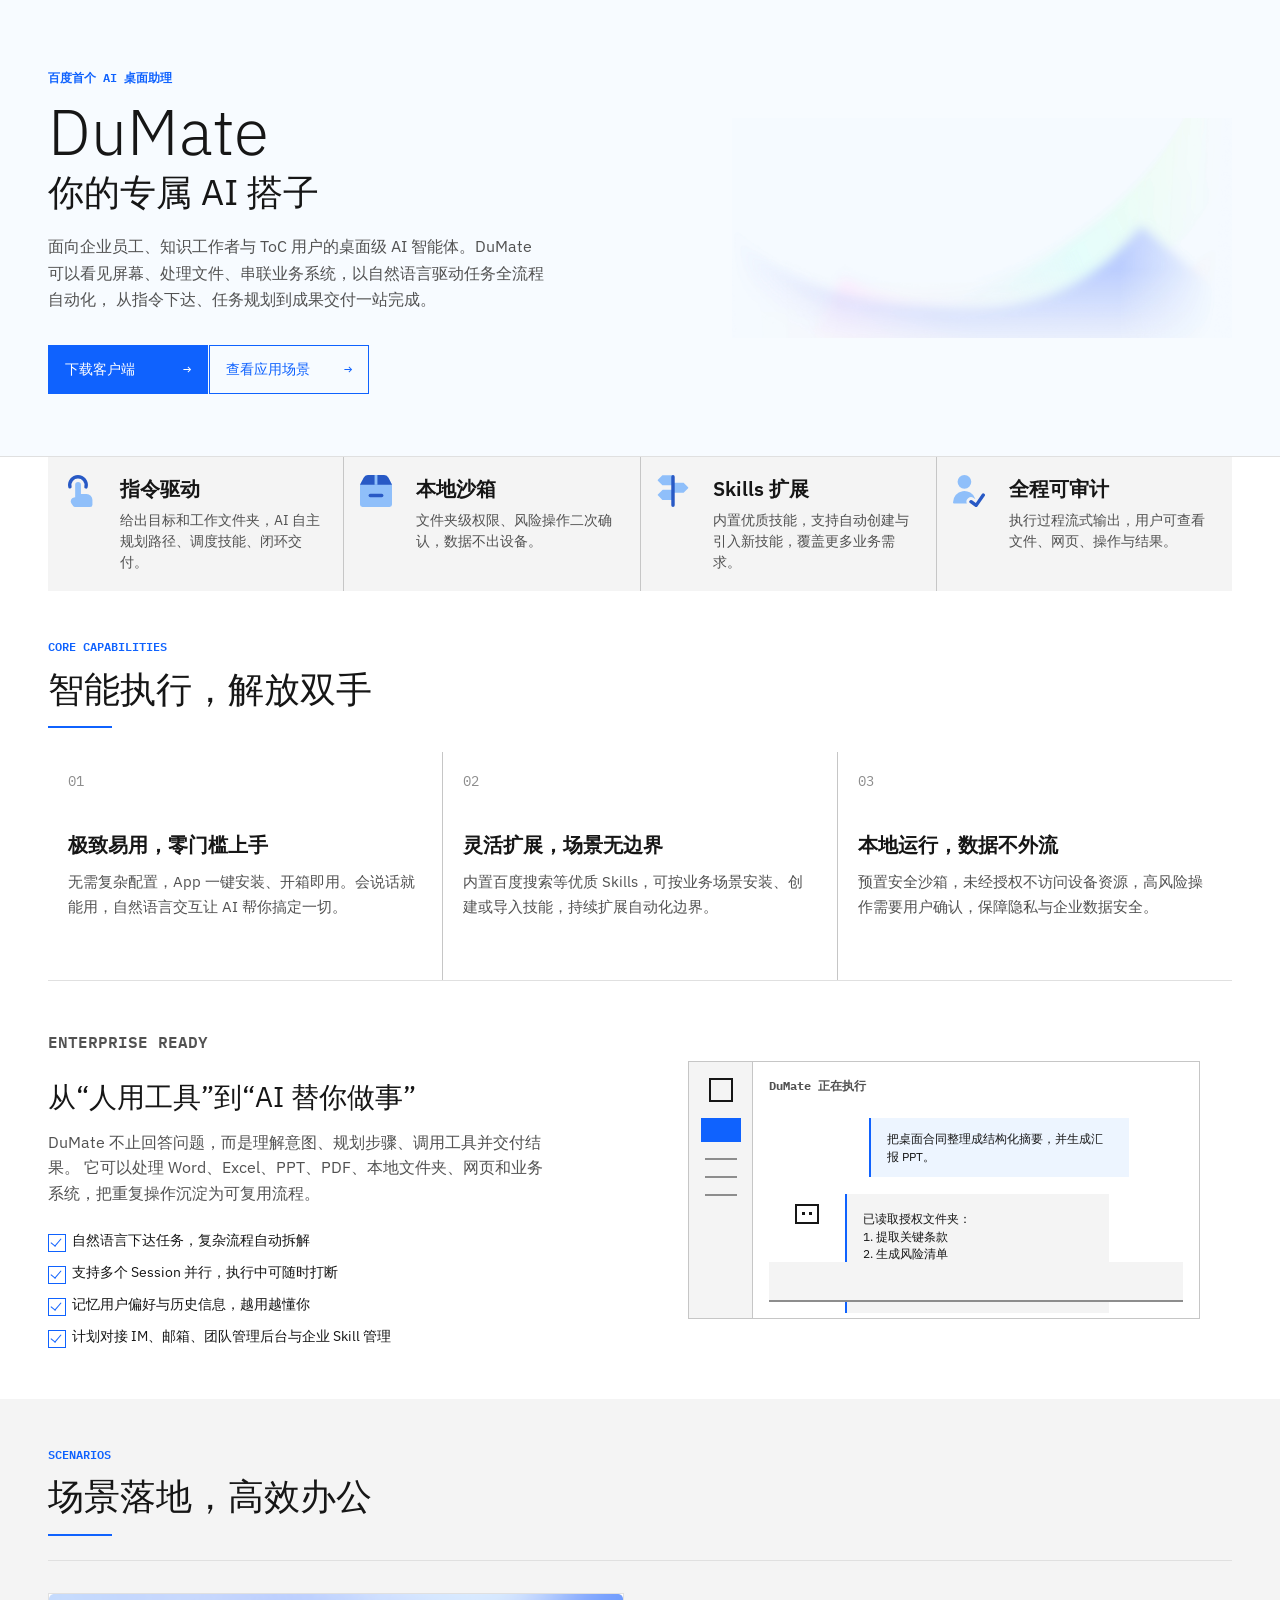
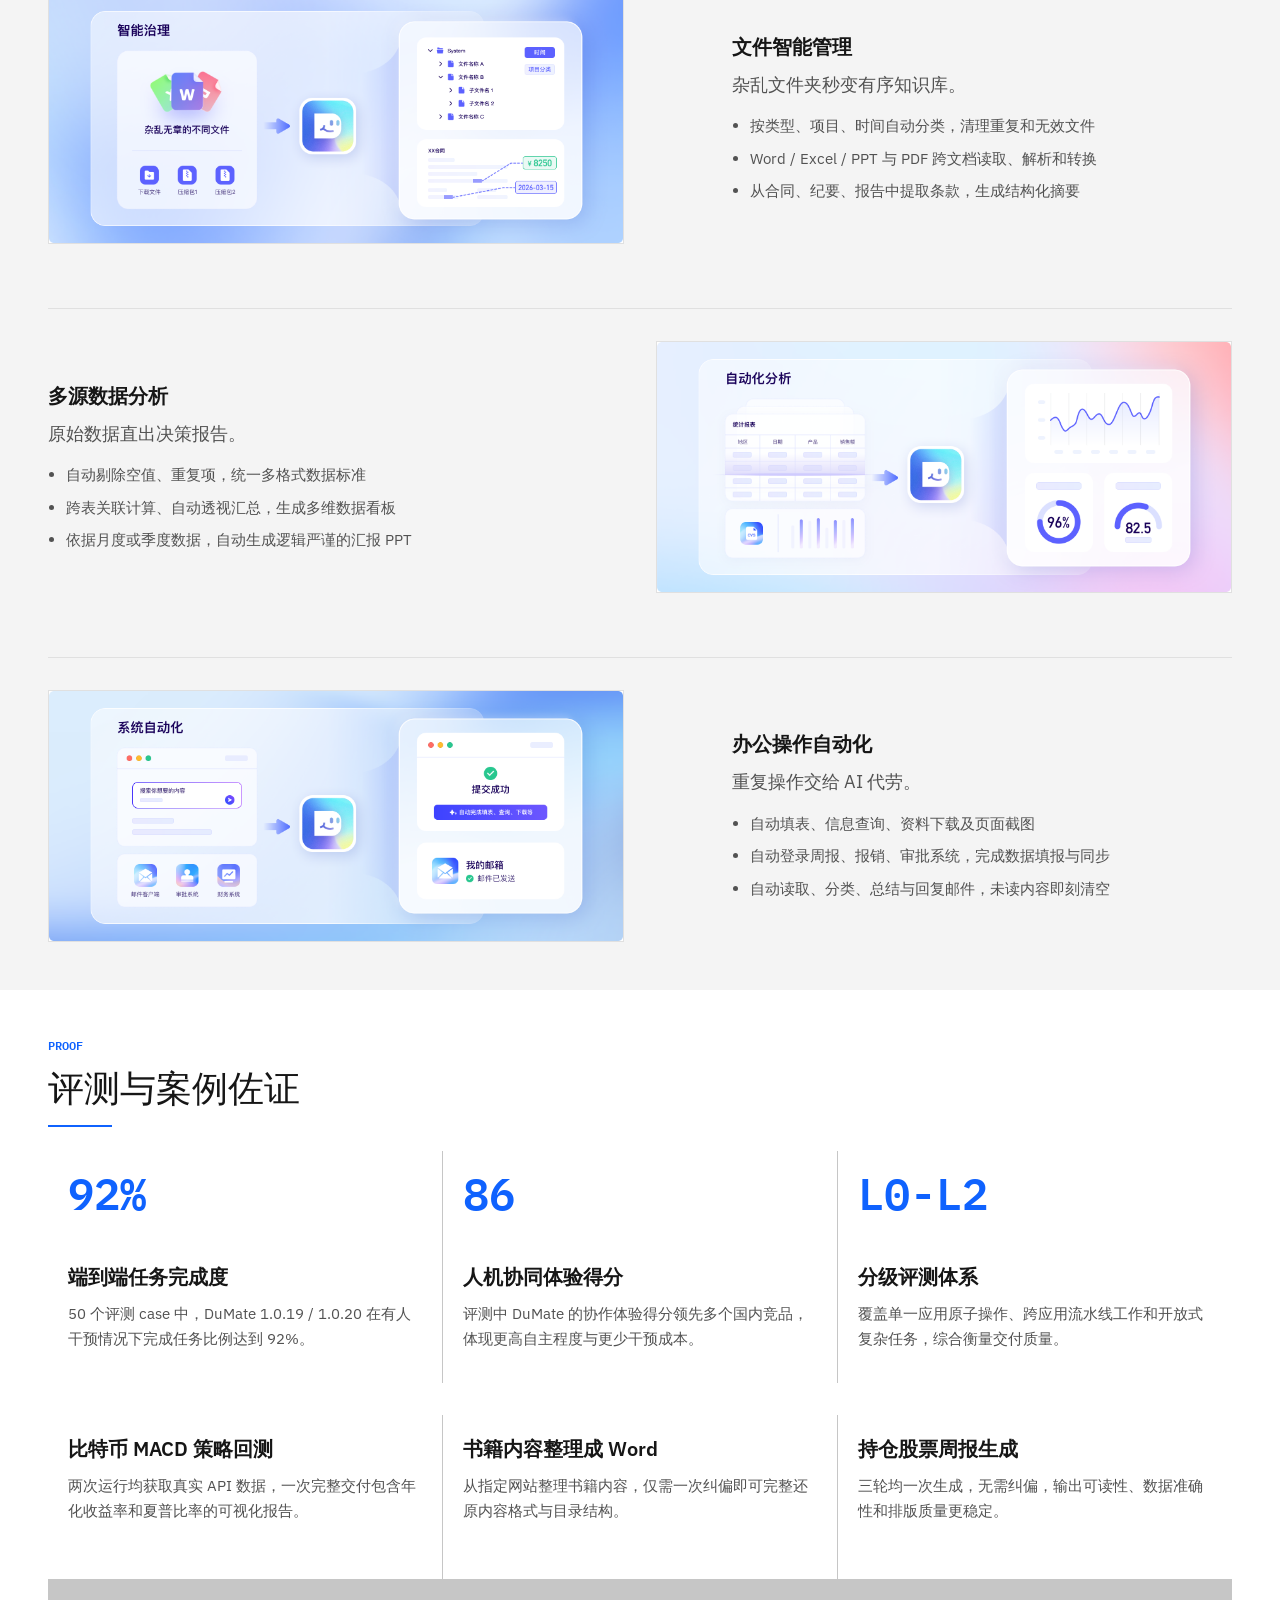
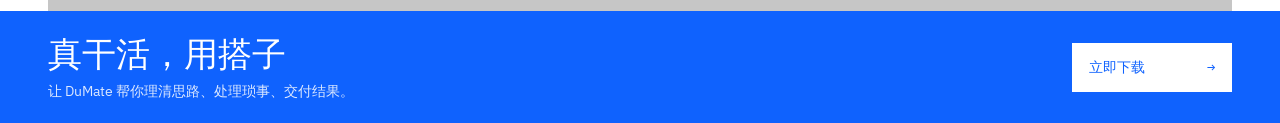
<file: web/public/embedded/baidu-cloud-products/index.html>
<!doctype html>
<html lang="zh-CN">
  <head>
    <meta charset="UTF-8" />
    <meta name="viewport" content="width=device-width, initial-scale=1.0" />
    <title>DuMate - 你的专属 AI 搭子</title>
    <meta
      name="description"
      content="DuMate 以自然语言驱动任务全流程自动化，本地沙箱安全执行，自主拆解任务、调度工具、交付结果。"
    />
    <link rel="stylesheet" href="./styles.css?v=hidden-header" />
  </head>
  <body>
    <main>
      <section class="hero" id="overview">
        <div class="container hero-inner">
          <div class="hero-copy">
            <p class="eyebrow">百度首个 AI 桌面助理</p>
            <h1>DuMate</h1>
            <p class="hero-title">你的专属 AI 搭子</p>
            <p class="hero-desc">
              面向企业员工、知识工作者与 ToC 用户的桌面级 AI 智能体。DuMate
              可以看见屏幕、处理文件、串联业务系统，以自然语言驱动任务全流程自动化，
              从指令下达、任务规划到成果交付一站完成。
            </p>
            <div class="hero-actions">
              <a class="btn btn-primary" href="https://www.dumate.cn/download">下载客户端</a>
              <a class="btn btn-outline" href="#scenes">查看应用场景</a>
            </div>
          </div>
          <div class="hero-art" aria-label="DuMate 产品演示视频">
            <video autoplay muted loop playsinline preload="metadata" poster="./assets/dumate-hero.jpg">
              <source src="./assets/dumate-demo.mp4" type="video/mp4" />
            </video>
          </div>
        </div>
      </section>

      <section class="container overview-strip" aria-label="产品优势">
        <article class="overview-item">
          <div class="adv-icon command-icon"></div>
          <div>
            <h3>指令驱动</h3>
            <p>给出目标和工作文件夹，AI 自主规划路径、调度技能、闭环交付。</p>
          </div>
        </article>
        <article class="overview-item">
          <div class="adv-icon shield-icon"></div>
          <div>
            <h3>本地沙箱</h3>
            <p>文件夹级权限、风险操作二次确认，数据不出设备。</p>
          </div>
        </article>
        <article class="overview-item">
          <div class="adv-icon skill-icon"></div>
          <div>
            <h3>Skills 扩展</h3>
            <p>内置优质技能，支持自动创建与引入新技能，覆盖更多业务需求。</p>
          </div>
        </article>
        <article class="overview-item">
          <div class="adv-icon flow-icon"></div>
          <div>
            <h3>全程可审计</h3>
            <p>执行过程流式输出，用户可查看文件、网页、操作与结果。</p>
          </div>
        </article>
      </section>

      <section class="section" id="features">
        <div class="section-title">
          <p class="eyebrow">Core Capabilities</p>
          <h2>智能执行，解放双手</h2>
          <span></span>
        </div>

        <div class="container feature-grid">
          <article class="feature-card">
            <div class="feature-index">01</div>
            <h3>极致易用，零门槛上手</h3>
            <p>无需复杂配置，App 一键安装、开箱即用。会说话就能用，自然语言交互让 AI 帮你搞定一切。</p>
          </article>
          <article class="feature-card">
            <div class="feature-index">02</div>
            <h3>灵活扩展，场景无边界</h3>
            <p>内置百度搜索等优质 Skills，可按业务场景安装、创建或导入技能，持续扩展自动化边界。</p>
          </article>
          <article class="feature-card">
            <div class="feature-index">03</div>
            <h3>本地运行，数据不外流</h3>
            <p>预置安全沙箱，未经授权不访问设备资源，高风险操作需要用户确认，保障隐私与企业数据安全。</p>
          </article>
        </div>

        <div class="container assistant-panel" id="security">
          <div class="feature-copy">
            <p class="eyebrow">Enterprise Ready</p>
            <h3>从“人用工具”到“AI 替你做事”</h3>
            <p>
              DuMate 不止回答问题，而是理解意图、规划步骤、调用工具并交付结果。
              它可以处理 Word、Excel、PPT、PDF、本地文件夹、网页和业务系统，把重复操作沉淀为可复用流程。
            </p>
            <ul class="check-list">
              <li>自然语言下达任务，复杂流程自动拆解</li>
              <li>支持多个 Session 并行，执行中可随时打断</li>
              <li>记忆用户偏好与历史信息，越用越懂你</li>
              <li>计划对接 IM、邮箱、团队管理后台与企业 Skill 管理</li>
            </ul>
          </div>
          <div class="assistant-preview" aria-hidden="true">
            <div class="mock-shell">
              <aside>
                <b></b>
                <i class="selected"></i>
                <i></i>
                <i></i>
                <i></i>
              </aside>
              <div class="chat-panel">
                <strong>DuMate 正在执行</strong>
                <div class="bubble question">把桌面合同整理成结构化摘要，并生成汇报 PPT。</div>
                <div class="robot"></div>
                <div class="bubble answer">
                  已读取授权文件夹：<br />
                  1. 提取关键条款<br />
                  2. 生成风险清单<br />
                  3. 输出汇报文档<br />
                  等待确认高风险操作
                </div>
                <div class="chat-input"></div>
              </div>
            </div>
          </div>
        </div>
      </section>

      <section class="section compact" id="scenes">
        <div class="section-title">
          <p class="eyebrow">Scenarios</p>
          <h2>场景落地，高效办公</h2>
          <span></span>
        </div>
        <div class="container scenario-list">
          <article class="scenario-card">
            <img src="./assets/dumate-files.png" alt="文件智能管理" />
            <div>
              <h3>文件智能管理</h3>
              <p class="scenario-lead">杂乱文件夹秒变有序知识库。</p>
              <ul>
                <li>按类型、项目、时间自动分类，清理重复和无效文件</li>
                <li>Word / Excel / PPT 与 PDF 跨文档读取、解析和转换</li>
                <li>从合同、纪要、报告中提取条款，生成结构化摘要</li>
              </ul>
            </div>
          </article>
          <article class="scenario-card reverse">
            <img src="./assets/dumate-data.png" alt="多源数据分析" />
            <div>
              <h3>多源数据分析</h3>
              <p class="scenario-lead">原始数据直出决策报告。</p>
              <ul>
                <li>自动剔除空值、重复项，统一多格式数据标准</li>
                <li>跨表关联计算、自动透视汇总，生成多维数据看板</li>
                <li>依据月度或季度数据，自动生成逻辑严谨的汇报 PPT</li>
              </ul>
            </div>
          </article>
          <article class="scenario-card">
            <img src="./assets/dumate-auto.png" alt="办公操作自动化" />
            <div>
              <h3>办公操作自动化</h3>
              <p class="scenario-lead">重复操作交给 AI 代劳。</p>
              <ul>
                <li>自动填表、信息查询、资料下载及页面截图</li>
                <li>自动登录周报、报销、审批系统，完成数据填报与同步</li>
                <li>自动读取、分类、总结与回复邮件，未读内容即刻清空</li>
              </ul>
            </div>
          </article>
        </div>
      </section>

      <section class="section compact" id="proof">
        <div class="section-title">
          <p class="eyebrow">Proof</p>
          <h2>评测与案例佐证</h2>
          <span></span>
        </div>
        <div class="container proof-grid">
          <article class="metric-card">
            <strong>92%</strong>
            <h3>端到端任务完成度</h3>
            <p>50 个评测 case 中，DuMate 1.0.19 / 1.0.20 在有人干预情况下完成任务比例达到 92%。</p>
          </article>
          <article class="metric-card">
            <strong>86</strong>
            <h3>人机协同体验得分</h3>
            <p>评测中 DuMate 的协作体验得分领先多个国内竞品，体现更高自主程度与更少干预成本。</p>
          </article>
          <article class="metric-card">
            <strong>L0-L2</strong>
            <h3>分级评测体系</h3>
            <p>覆盖单一应用原子操作、跨应用流水线工作和开放式复杂任务，综合衡量交付质量。</p>
          </article>
        </div>
        <div class="container case-grid">
          <article>
            <h3>比特币 MACD 策略回测</h3>
            <p>两次运行均获取真实 API 数据，一次完整交付包含年化收益率和夏普比率的可视化报告。</p>
          </article>
          <article>
            <h3>书籍内容整理成 Word</h3>
            <p>从指定网站整理书籍内容，仅需一次纠偏即可完整还原内容格式与目录结构。</p>
          </article>
          <article>
            <h3>持仓股票周报生成</h3>
            <p>三轮均一次生成，无需纠偏，输出可读性、数据准确性和排版质量更稳定。</p>
          </article>
        </div>
      </section>

      <section class="cta">
        <div class="container cta-inner">
          <div>
            <h2>真干活，用搭子</h2>
            <p>让 DuMate 帮你理清思路、处理琐事、交付结果。</p>
          </div>
          <a class="btn cta-button" href="https://www.dumate.cn/download">立即下载</a>
        </div>
      </section>
    </main>

    <script>
      window.addEventListener("DOMContentLoaded", () => {
        const heroVideo = document.querySelector(".hero-art video");
        if (heroVideo) {
          heroVideo.play().catch(() => {});
        }
      });
    </script>
    <script src="../embed-resize.js?v=3"></script>
  </body>
</html>
</file>
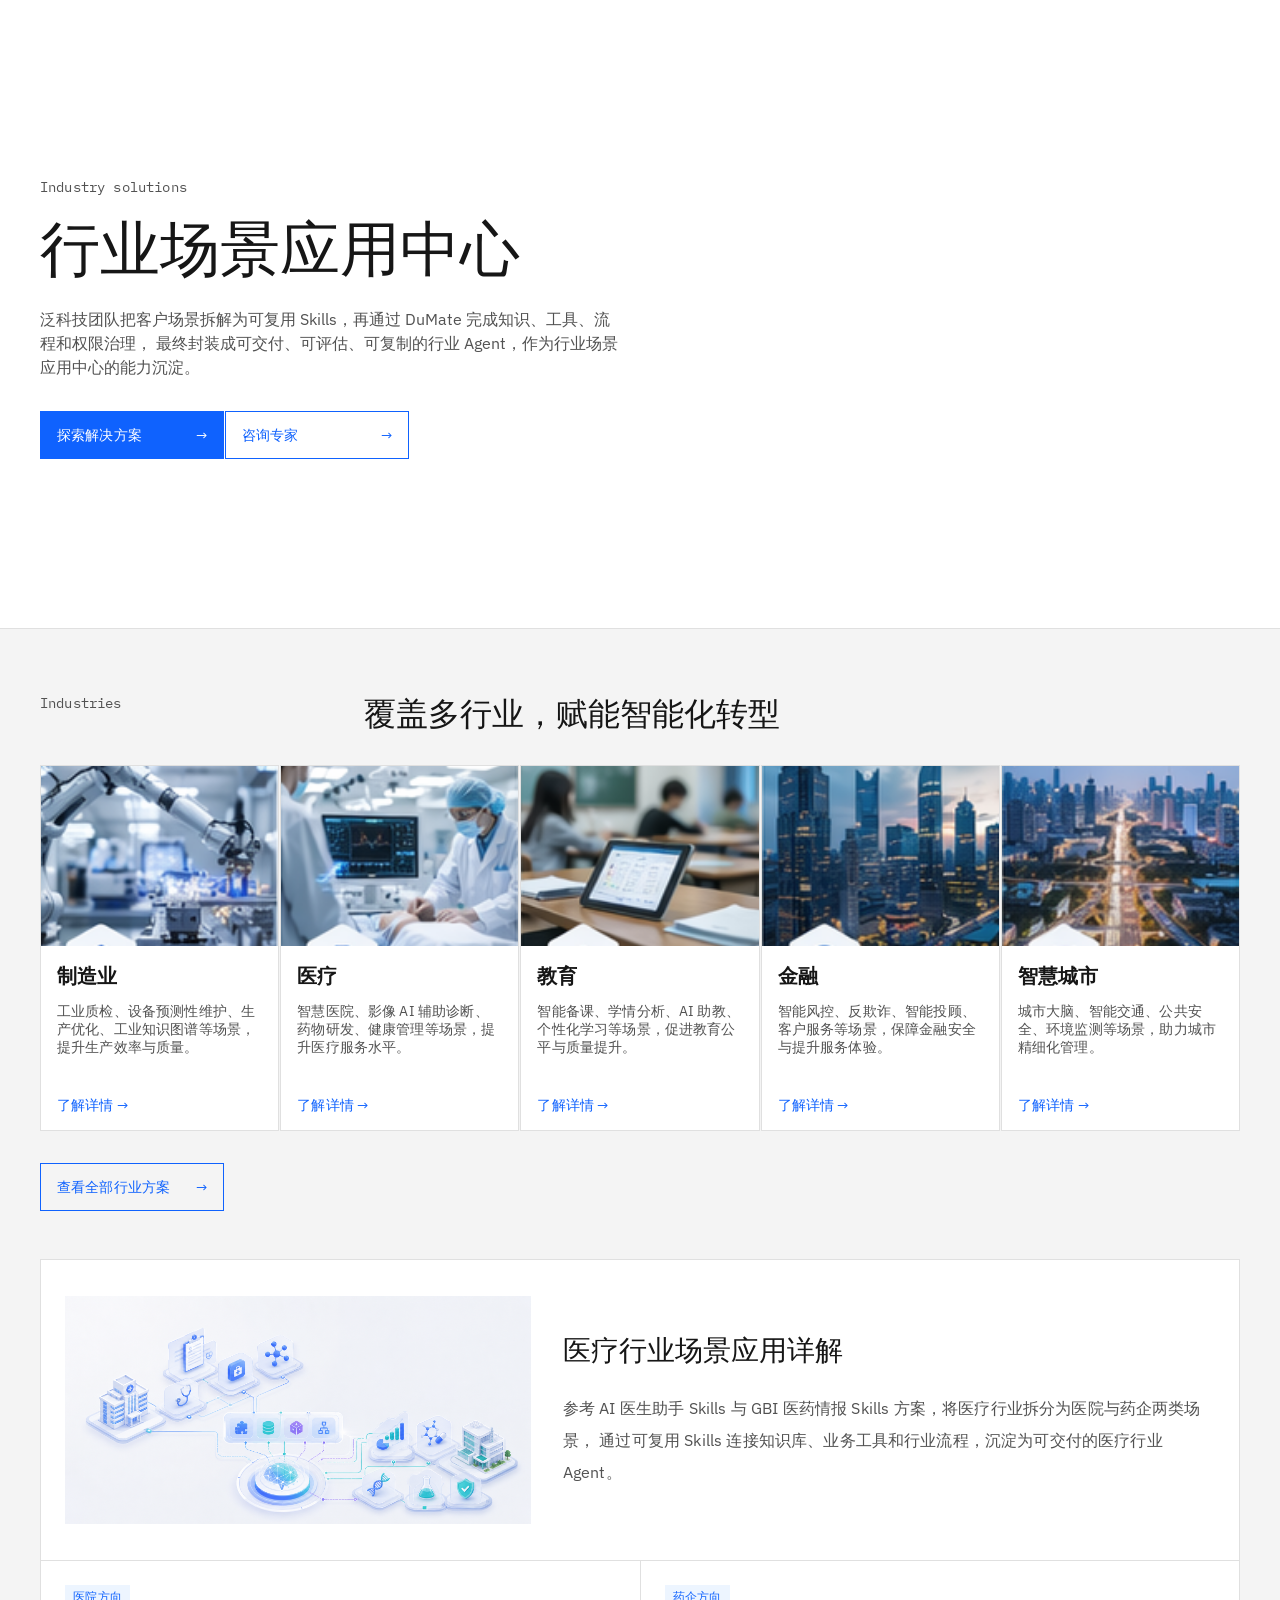
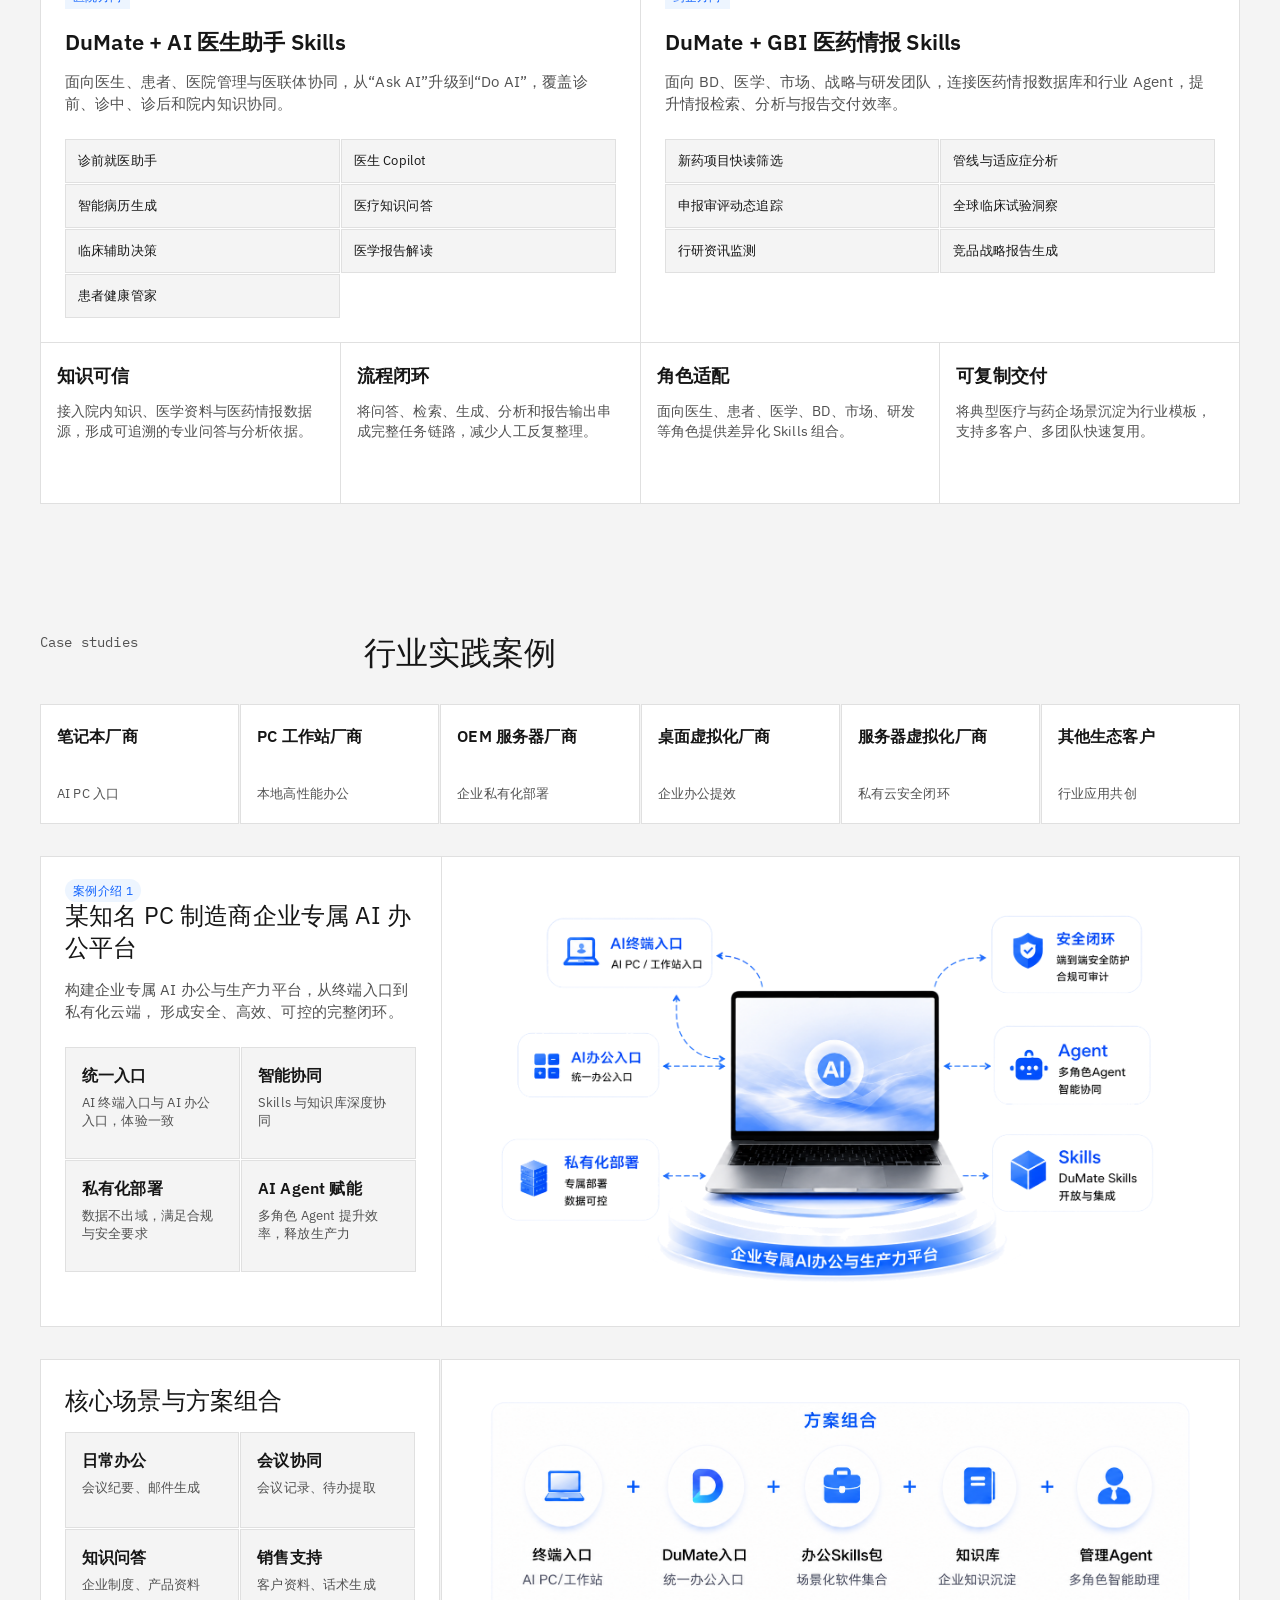
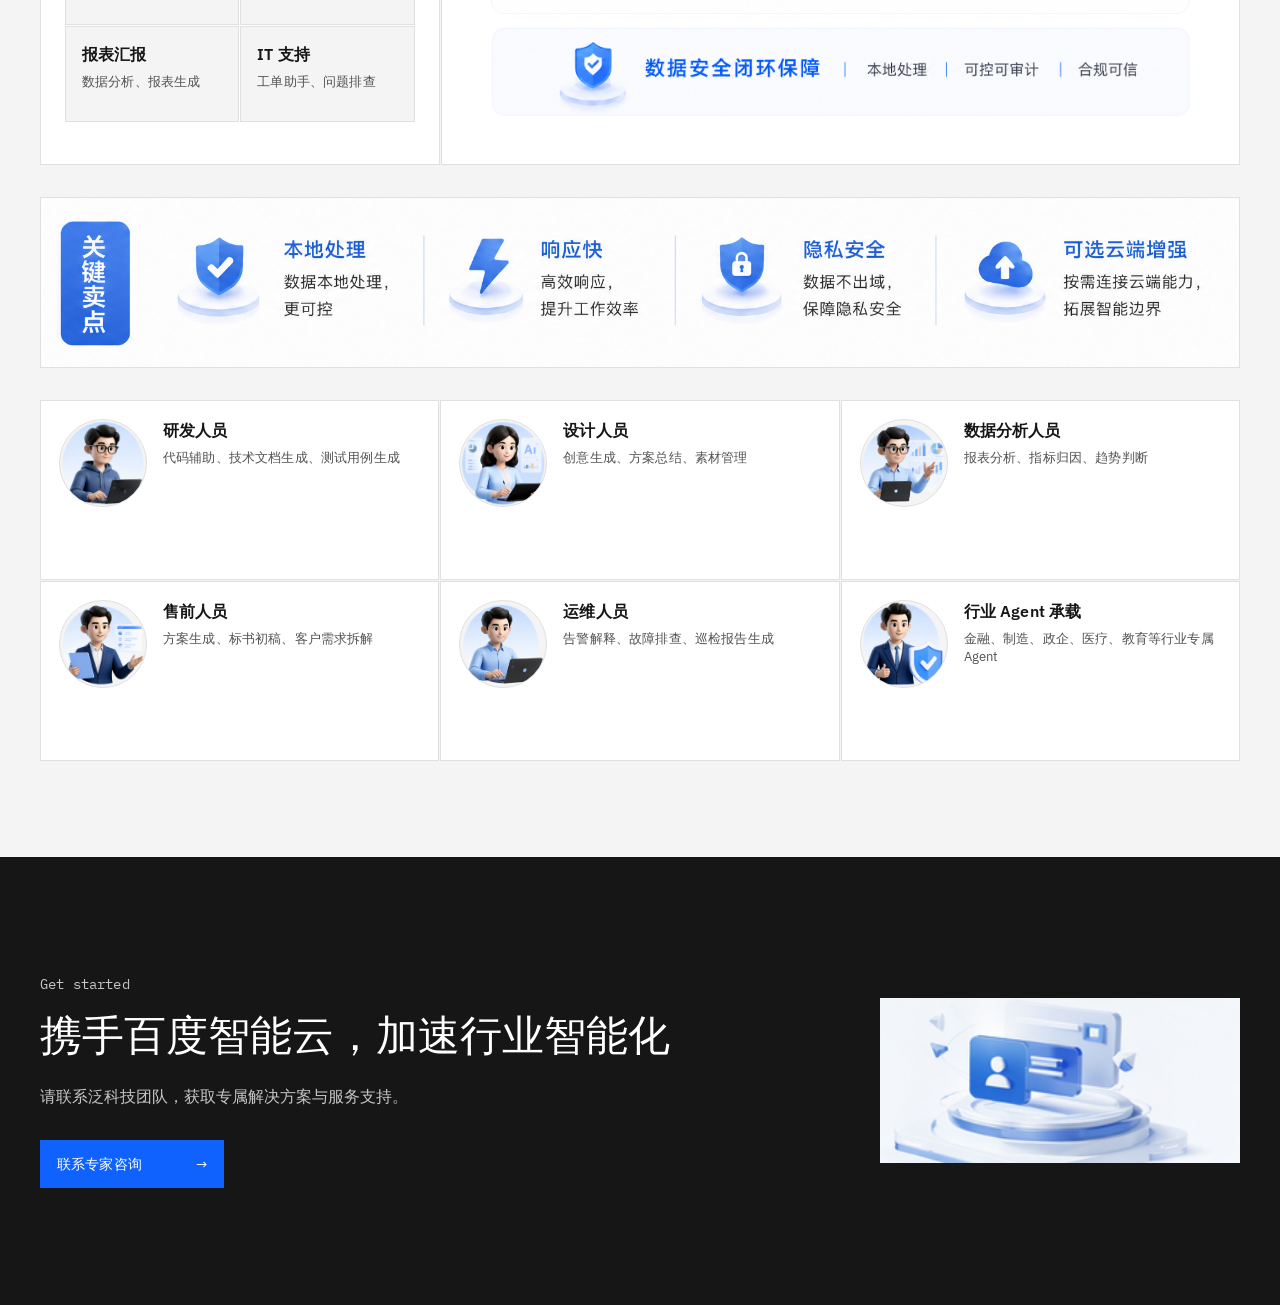
<file: web/public/embedded/industry-scenes/index.html>
<!doctype html>
<html lang="zh-CN">
  <head>
    <meta charset="UTF-8" />
    <meta name="viewport" content="width=device-width, initial-scale=1.0" />
    <title>百度智能云 - 行业场景应用中心</title>
    <link rel="stylesheet" href="./styles.css?v=clean-shell" />
  </head>
  <body>
    <main>
      <section class="hero">
        <div class="content hero-inner">
          <div class="crumb"></div>
          <div class="hero-copy">
            <p class="eyebrow">Industry solutions</p>
            <h1>行业场景应用中心</h1>
            <p>
              泛科技团队把客户场景拆解为可复用 Skills，再通过 DuMate 完成知识、工具、流程和权限治理，
              最终封装成可交付、可评估、可复制的行业 Agent，作为行业场景应用中心的能力沉淀。
            </p>
            <div class="hero-actions">
              <a class="primary" href="#">探索解决方案 <span>→</span></a>
              <a class="secondary" href="#">咨询专家 <span>→</span></a>
            </div>
          </div>
          <figure class="hero-visual">
            <video autoplay muted loop playsinline preload="metadata" aria-label="行业场景应用中心 3D 动效">
              <source src="./assets/hero-3d-ui.mp4?v=2" type="video/mp4" />
            </video>
          </figure>
        </div>
      </section>

      <section class="industries">
        <div class="content">
          <div class="section-head">
            <p class="eyebrow">Industries</p>
            <h2>覆盖多行业，赋能智能化转型</h2>
          </div>
          <div class="industry-grid">
            <article class="industry-card">
              <img src="./assets/industry-manufacturing.png" alt="制造业" />
              <div class="card-body">
                <h3>制造业</h3>
                <p>工业质检、设备预测性维护、生产优化、工业知识图谱等场景，提升生产效率与质量。</p>
                <a href="#">了解详情 <span>→</span></a>
              </div>
            </article>
            <article class="industry-card">
              <img src="./assets/industry-medical.png" alt="医疗" />
              <div class="card-body">
                <h3>医疗</h3>
                <p>智慧医院、影像 AI 辅助诊断、药物研发、健康管理等场景，提升医疗服务水平。</p>
                <a href="#">了解详情 <span>→</span></a>
              </div>
            </article>
            <article class="industry-card">
              <img src="./assets/industry-education.png" alt="教育" />
              <div class="card-body">
                <h3>教育</h3>
                <p>智能备课、学情分析、AI 助教、个性化学习等场景，促进教育公平与质量提升。</p>
                <a href="#">了解详情 <span>→</span></a>
              </div>
            </article>
            <article class="industry-card">
              <img src="./assets/industry-finance.png" alt="金融" />
              <div class="card-body">
                <h3>金融</h3>
                <p>智能风控、反欺诈、智能投顾、客户服务等场景，保障金融安全与提升服务体验。</p>
                <a href="#">了解详情 <span>→</span></a>
              </div>
            </article>
            <article class="industry-card">
              <img src="./assets/industry-city.png" alt="智慧城市" />
              <div class="card-body">
                <h3>智慧城市</h3>
                <p>城市大脑、智能交通、公共安全、环境监测等场景，助力城市精细化管理。</p>
                <a href="#">了解详情 <span>→</span></a>
              </div>
            </article>
          </div>
          <a class="outline-more" href="#">查看全部行业方案 <span>→</span></a>

          <div class="medical-detail">
            <div class="medical-detail-head">
              <figure class="medical-detail-visual">
                <img src="./assets/medical-healthcare-deep-dive.png" alt="医疗行业场景应用架构" />
              </figure>
              <div class="medical-detail-copy">
                <h3>医疗行业场景应用详解</h3>
                <p>
                  参考 AI 医生助手 Skills 与 GBI 医药情报 Skills 方案，将医疗行业拆分为医院与药企两类场景，
                  通过可复用 Skills 连接知识库、业务工具和行业流程，沉淀为可交付的医疗行业 Agent。
                </p>
              </div>
            </div>
            <div class="medical-track-grid">
              <article class="medical-track">
                <div class="track-label">医院方向</div>
                <h4>DuMate + AI 医生助手 Skills</h4>
                <p>
                  面向医生、患者、医院管理与医联体协同，从“Ask AI”升级到“Do AI”，覆盖诊前、诊中、诊后和院内知识协同。
                </p>
                <div class="track-scenes">
                  <span>诊前就医助手</span>
                  <span>医生 Copilot</span>
                  <span>智能病历生成</span>
                  <span>医疗知识问答</span>
                  <span>临床辅助决策</span>
                  <span>医学报告解读</span>
                  <span>患者健康管家</span>
                </div>
              </article>
              <article class="medical-track">
                <div class="track-label">药企方向</div>
                <h4>DuMate + GBI 医药情报 Skills</h4>
                <p>
                  面向 BD、医学、市场、战略与研发团队，连接医药情报数据库和行业 Agent，提升情报检索、分析与报告交付效率。
                </p>
                <div class="track-scenes">
                  <span>新药项目快读筛选</span>
                  <span>管线与适应症分析</span>
                  <span>申报审评动态追踪</span>
                  <span>全球临床试验洞察</span>
                  <span>行研资讯监测</span>
                  <span>竞品战略报告生成</span>
                </div>
              </article>
            </div>
            <div class="medical-value-grid">
              <article>
                <strong>知识可信</strong>
                <p>接入院内知识、医学资料与医药情报数据源，形成可追溯的专业问答与分析依据。</p>
              </article>
              <article>
                <strong>流程闭环</strong>
                <p>将问答、检索、生成、分析和报告输出串成完整任务链路，减少人工反复整理。</p>
              </article>
              <article>
                <strong>角色适配</strong>
                <p>面向医生、患者、医学、BD、市场、研发等角色提供差异化 Skills 组合。</p>
              </article>
              <article>
                <strong>可复制交付</strong>
                <p>将典型医疗与药企场景沉淀为行业模板，支持多客户、多团队快速复用。</p>
              </article>
            </div>
          </div>
        </div>
      </section>

      <section class="cases">
        <div class="content">
          <div class="section-head">
            <p class="eyebrow">Case studies</p>
            <h2>行业实践案例</h2>
          </div>
          <div class="partner-grid">
            <article><strong>笔记本厂商</strong><span>AI PC 入口</span></article>
            <article><strong>PC 工作站厂商</strong><span>本地高性能办公</span></article>
            <article><strong>OEM 服务器厂商</strong><span>企业私有化部署</span></article>
            <article><strong>桌面虚拟化厂商</strong><span>企业办公提效</span></article>
            <article><strong>服务器虚拟化厂商</strong><span>私有云安全闭环</span></article>
            <article><strong>其他生态客户</strong><span>行业应用共创</span></article>
          </div>

          <article class="case-feature">
            <div class="case-feature-copy">
              <span class="tag">案例介绍 1</span>
              <h3>某知名 PC 制造商企业专属 AI 办公平台</h3>
              <p>
                构建企业专属 AI 办公与生产力平台，从终端入口到私有化云端，
                形成安全、高效、可控的完整闭环。
              </p>
              <div class="case-points">
                <div><strong>统一入口</strong><span>AI 终端入口与 AI 办公入口，体验一致</span></div>
                <div><strong>智能协同</strong><span>Skills 与知识库深度协同</span></div>
                <div><strong>私有化部署</strong><span>数据不出域，满足合规与安全要求</span></div>
                <div><strong>AI Agent 赋能</strong><span>多角色 Agent 提升效率，释放生产力</span></div>
              </div>
            </div>
            <figure>
              <img src="./assets/cooperation-case.png" alt="某知名 PC 制造商企业专属 AI 办公平台" />
            </figure>
          </article>

          <div class="scenario-case">
            <div class="scenario-card-list">
              <h3>核心场景与方案组合</h3>
              <div>
                <article><strong>日常办公</strong><span>会议纪要、邮件生成</span></article>
                <article><strong>会议协同</strong><span>会议记录、待办提取</span></article>
                <article><strong>知识问答</strong><span>企业制度、产品资料</span></article>
                <article><strong>销售支持</strong><span>客户资料、话术生成</span></article>
                <article><strong>报表汇报</strong><span>数据分析、报表生成</span></article>
                <article><strong>IT 支持</strong><span>工单助手、问题排查</span></article>
              </div>
            </div>
            <figure>
              <img src="./assets/cooperation-scenarios.png" alt="核心场景与方案组合" />
            </figure>
          </div>

          <figure class="case-banner">
            <img src="./assets/cooperation-advantages.png" alt="行业实践案例关键卖点" />
          </figure>

          <div class="role-case-grid">
            <article>
              <img src="./assets/role-dev.png" alt="研发人员" />
              <div><strong>研发人员</strong><span>代码辅助、技术文档生成、测试用例生成</span></div>
            </article>
            <article>
              <img src="./assets/role-design.png" alt="设计人员" />
              <div><strong>设计人员</strong><span>创意生成、方案总结、素材管理</span></div>
            </article>
            <article>
              <img src="./assets/role-data.png" alt="数据分析人员" />
              <div><strong>数据分析人员</strong><span>报表分析、指标归因、趋势判断</span></div>
            </article>
            <article>
              <img src="./assets/role-presales.png" alt="售前人员" />
              <div><strong>售前人员</strong><span>方案生成、标书初稿、客户需求拆解</span></div>
            </article>
            <article>
              <img src="./assets/role-ops.png" alt="运维人员" />
              <div><strong>运维人员</strong><span>告警解释、故障排查、巡检报告生成</span></div>
            </article>
            <article>
              <img src="./assets/role-agent.png" alt="行业 Agent 承载" />
              <div><strong>行业 Agent 承载</strong><span>金融、制造、政企、医疗、教育等行业专属 Agent</span></div>
            </article>
          </div>

          </div>
        </div>
      </section>

      <section class="cta">
        <div class="content cta-inner">
          <div>
            <p class="eyebrow">Get started</p>
            <h2>携手百度智能云，加速行业智能化</h2>
            <p>请联系泛科技团队，获取专属解决方案与服务支持。</p>
            <a class="primary" href="#">联系专家咨询 <span>→</span></a>
          </div>
          <img src="./assets/cta-visual.png" alt="" />
        </div>
      </section>
    </main>

    <script src="../embed-resize.js?v=3"></script>
  </body>
</html>
</file>
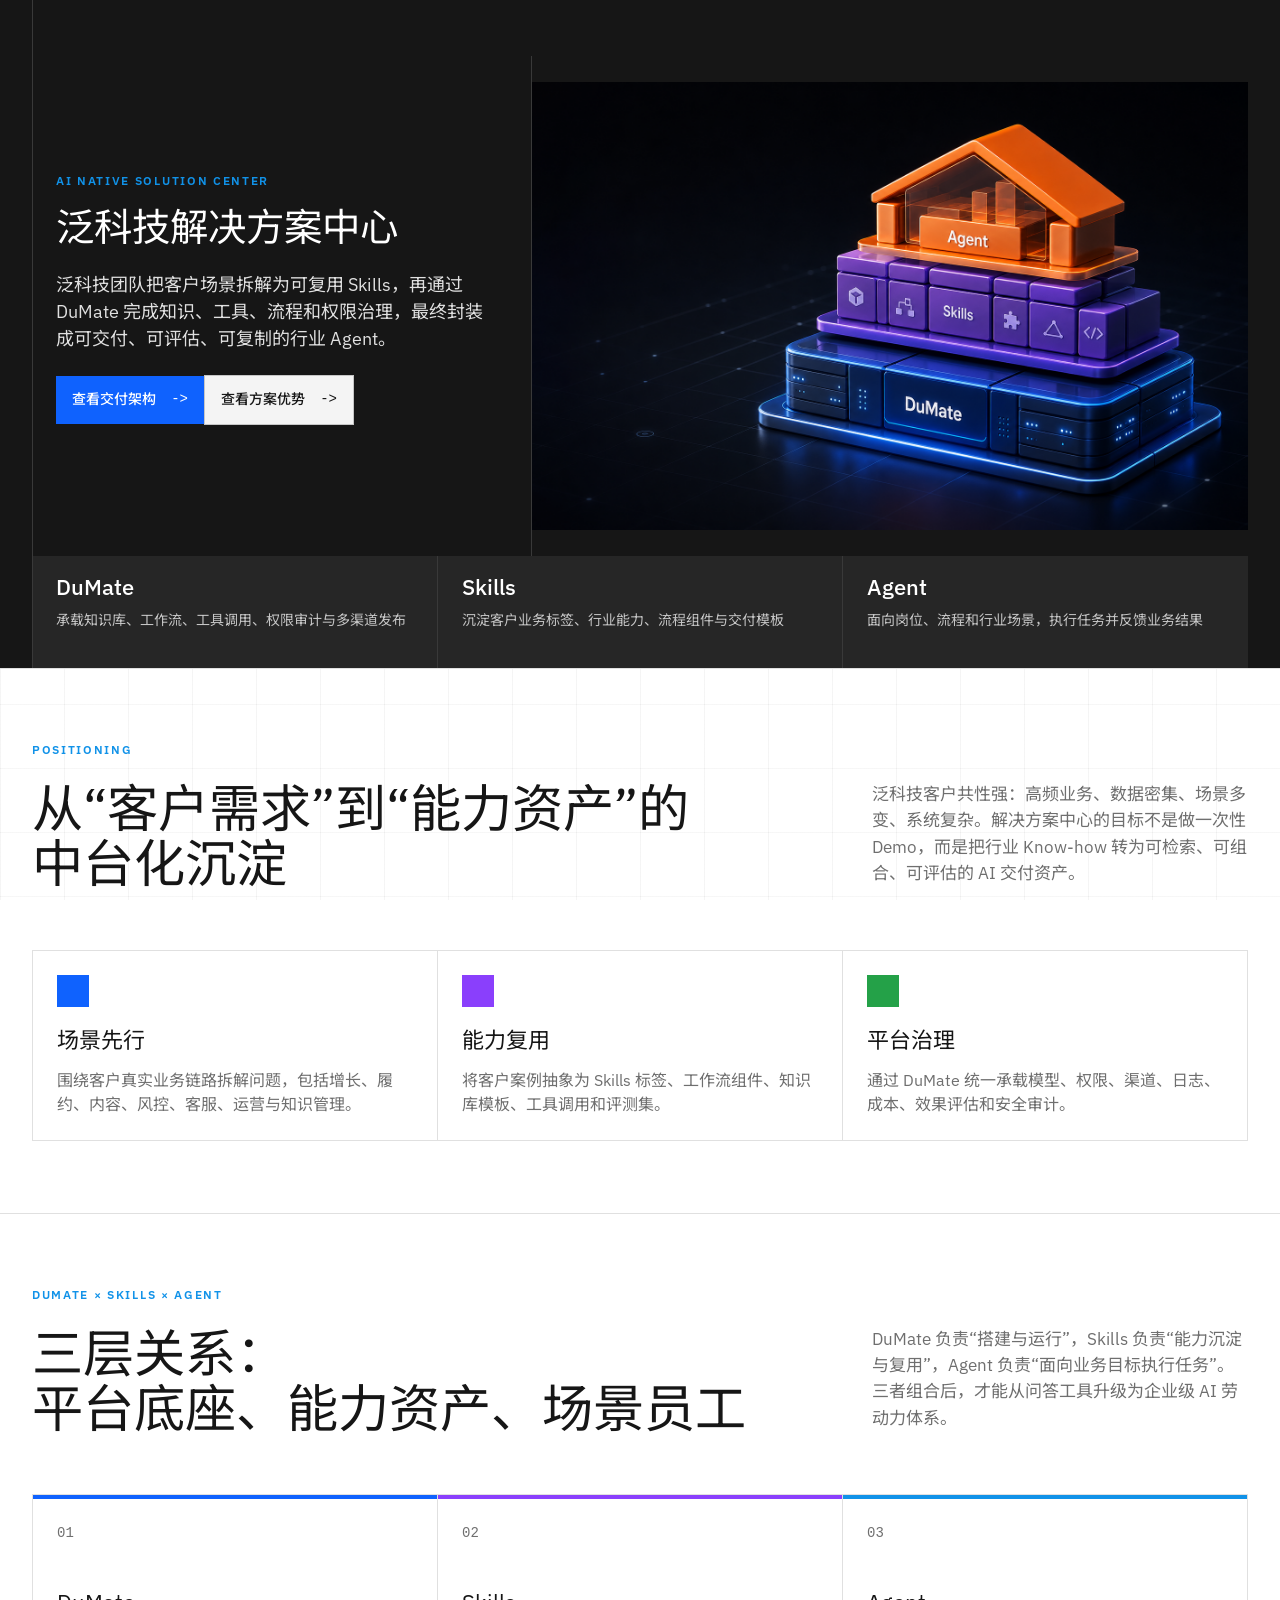
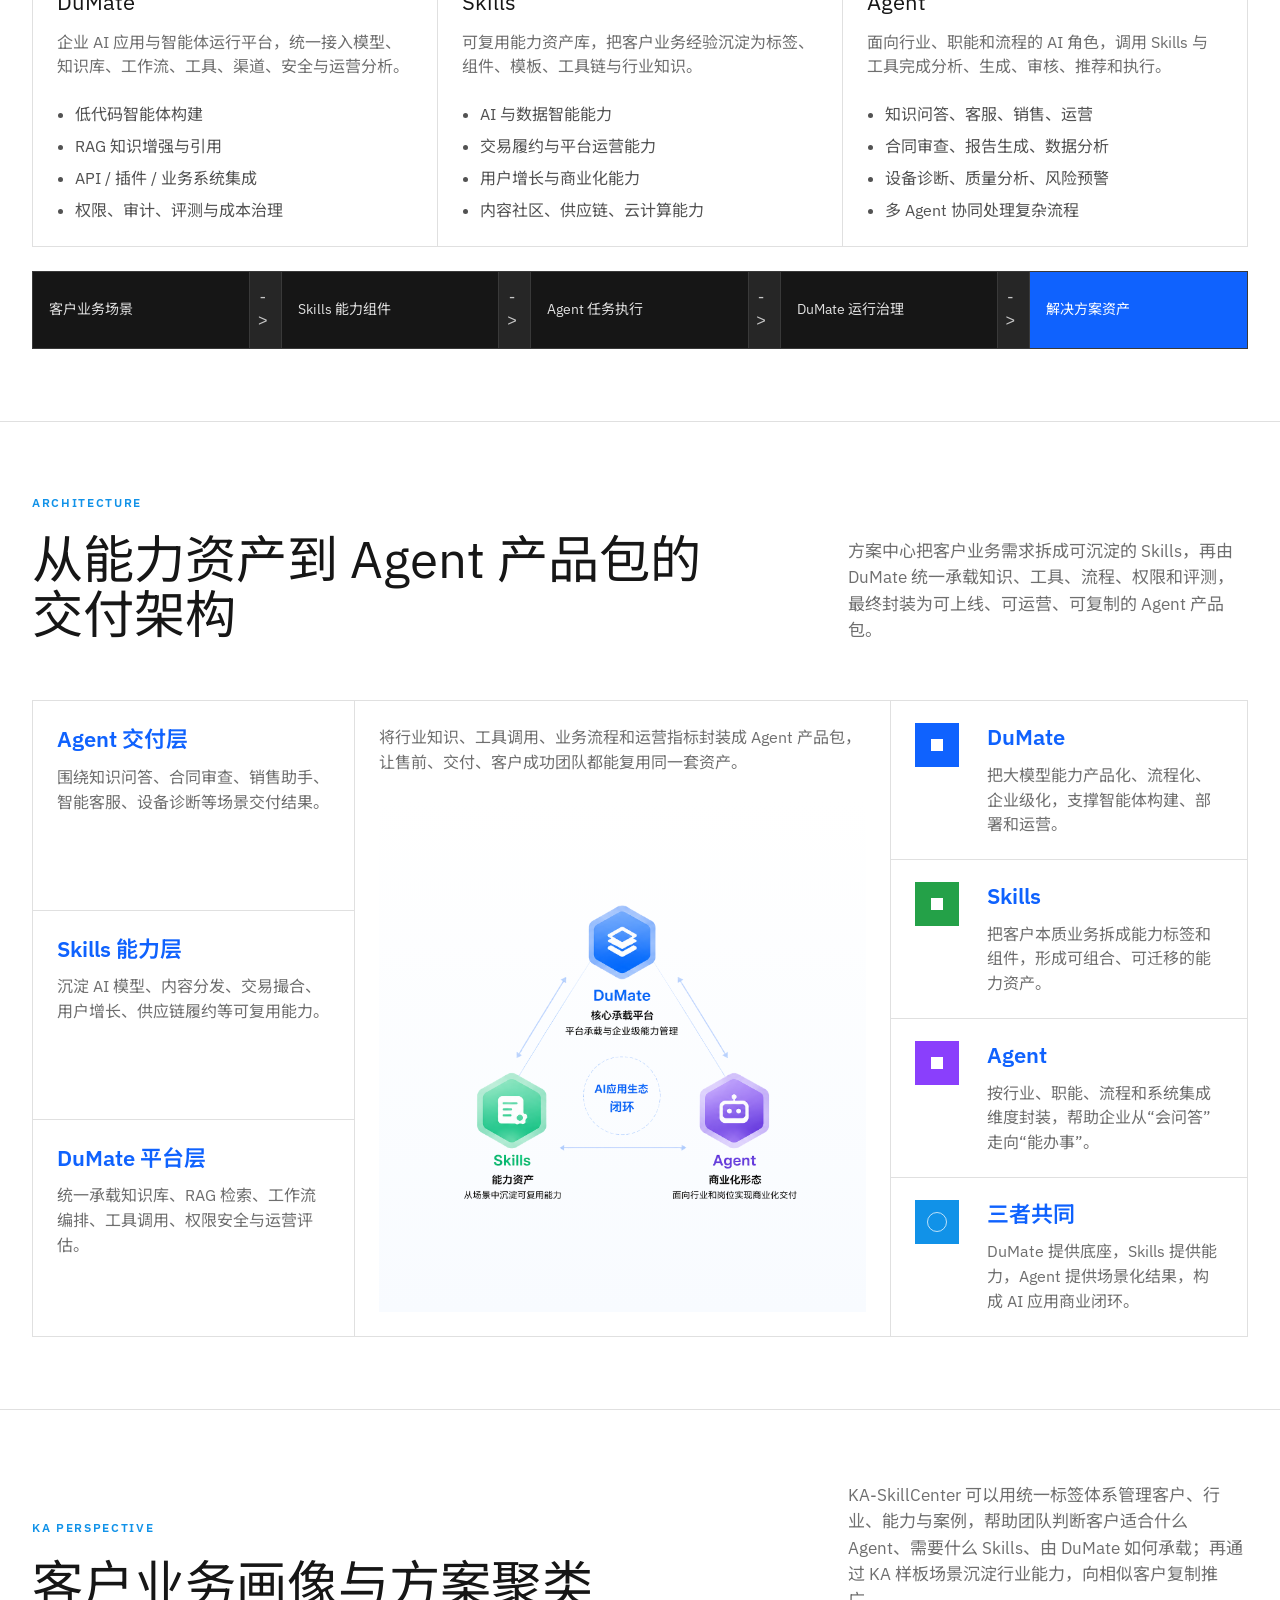
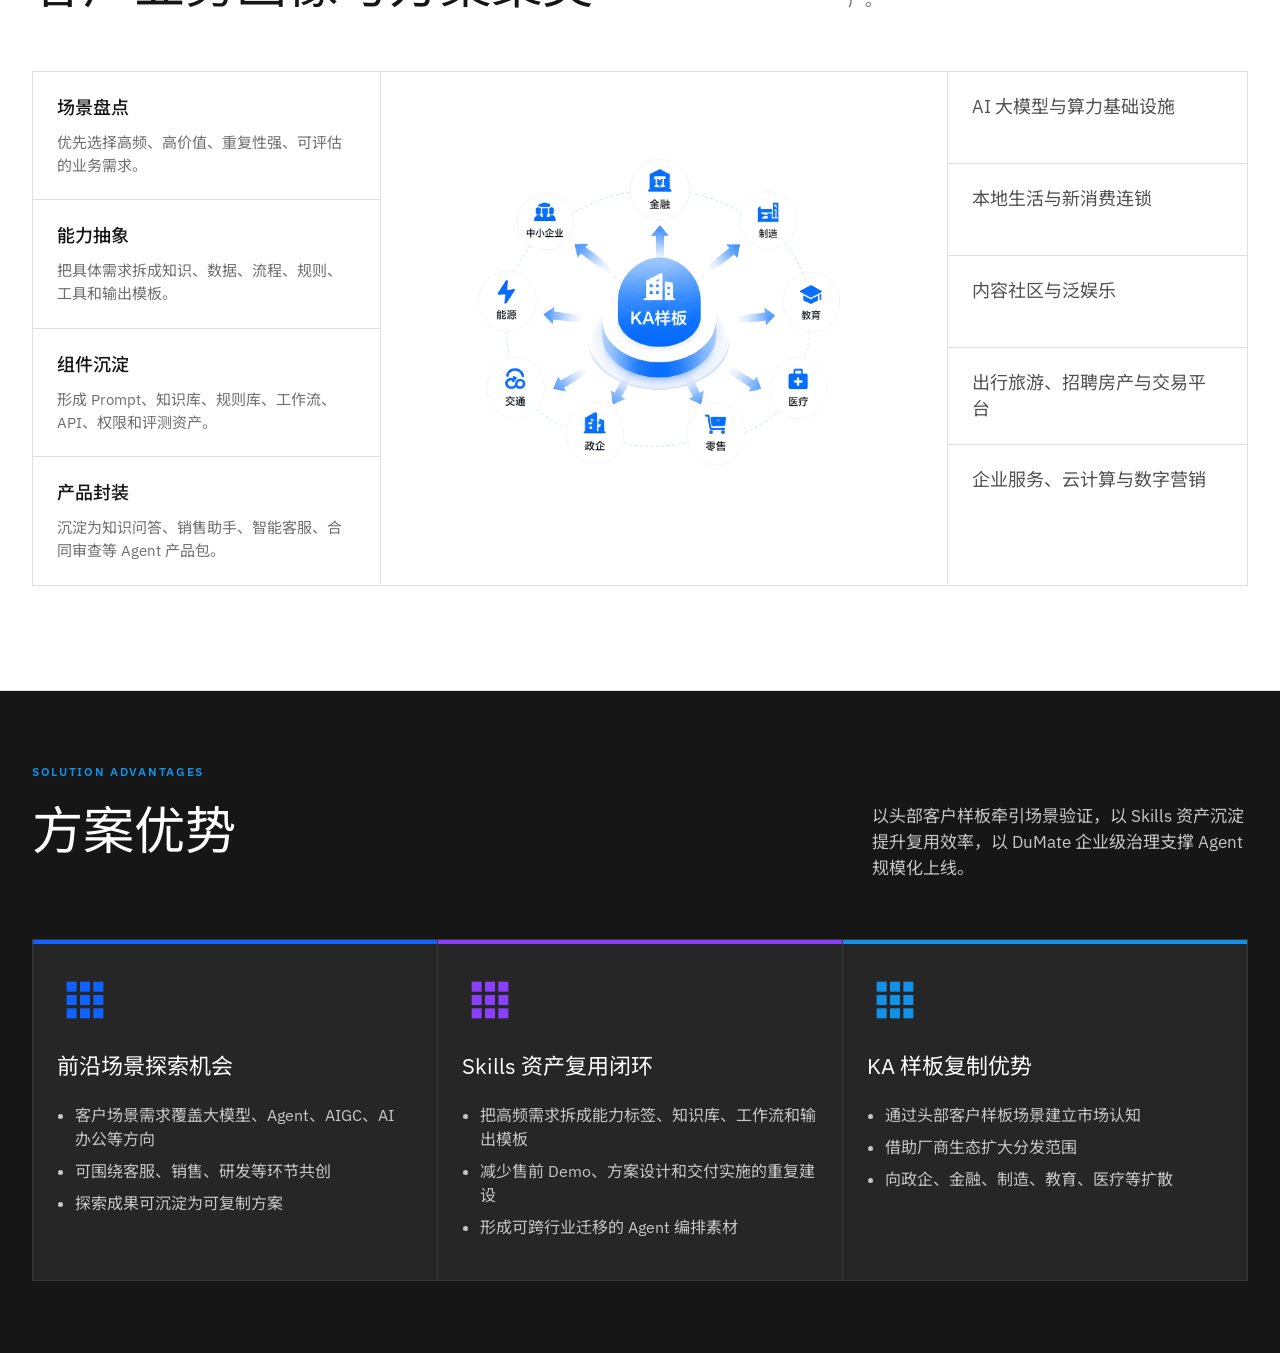
<file: web/public/embedded/tech-solutions/index.html>
<!DOCTYPE html>
<html lang="zh-CN">
  <head>
    <meta charset="UTF-8" />
    <meta name="viewport" content="width=device-width, initial-scale=1.0" />
    <title>泛科技解决方案中心 | KA-SkillCenter</title>
    <meta
      name="description"
      content="围绕 DuMate、Skills 与 Agent 构建泛科技行业解决方案中心，沉淀可复用能力资产、行业智能体与企业级 AI 应用交付体系。"
    />
    <link rel="preconnect" href="https://fonts.googleapis.com" />
    <link rel="preconnect" href="https://fonts.gstatic.com" crossorigin />
    <link
      href="https://fonts.googleapis.com/css2?family=IBM+Plex+Sans:wght@400;500;600&family=Noto+Sans+SC:wght@400;500;700&display=swap"
      rel="stylesheet"
    />
    <link rel="stylesheet" href="./styles.css" />
  </head>
  <body>
    <main id="top">
      <section class="hero section-band">
        <div class="hero-copy">
          <p class="eyebrow">AI Native Solution Center</p>
          <h1>泛科技解决方案中心</h1>
          <p class="hero-lead">
            泛科技团队把客户场景拆解为可复用 Skills，再通过 DuMate 完成知识、工具、流程和权限治理，最终封装成可交付、可评估、可复制的行业 Agent。
          </p>
          <div class="hero-actions">
            <a class="primary-action" href="#architecture">查看交付架构</a>
            <a class="secondary-action" href="#advantages">查看方案优势</a>
          </div>
        </div>
        <div class="hero-visual" aria-label="解决方案视觉">
          <img src="./assets/solutions-banner-v3.png" alt="DuMate、Skills、Agent 方案交付插图" />
        </div>
        <dl class="metric-grid" aria-label="核心指标">
          <div>
            <dt>DuMate</dt>
            <dd>承载知识库、工作流、工具调用、权限审计与多渠道发布</dd>
          </div>
          <div>
            <dt>Skills</dt>
            <dd>沉淀客户业务标签、行业能力、流程组件与交付模板</dd>
          </div>
          <div>
            <dt>Agent</dt>
            <dd>面向岗位、流程和行业场景，执行任务并反馈业务结果</dd>
          </div>
        </dl>
      </section>

      <section id="positioning" class="section intro">
        <div class="section-heading">
          <p class="eyebrow">Positioning</p>
          <h2>从“客户需求”到“能力资产”的<br />中台化沉淀</h2>
          <p>
            泛科技客户共性强：高频业务、数据密集、场景多变、系统复杂。解决方案中心的目标不是做一次性 Demo，而是把行业 Know-how 转为可检索、可组合、可评估的 AI 交付资产。
          </p>
        </div>
        <div class="principles">
          <article>
            <strong>场景先行</strong>
            <p>围绕客户真实业务链路拆解问题，包括增长、履约、内容、风控、客服、运营与知识管理。</p>
          </article>
          <article>
            <strong>能力复用</strong>
            <p>将客户案例抽象为 Skills 标签、工作流组件、知识库模板、工具调用和评测集。</p>
          </article>
          <article>
            <strong>平台治理</strong>
            <p>通过 DuMate 统一承载模型、权限、渠道、日志、成本、效果评估和安全审计。</p>
          </article>
        </div>
      </section>

      <section id="relation" class="section relation">
        <div class="section-heading">
          <p class="eyebrow">DuMate × Skills × Agent</p>
          <h2>三层关系：<br />平台底座、能力资产、场景员工</h2>
          <p>
            DuMate 负责“搭建与运行”，Skills 负责“能力沉淀与复用”，Agent 负责“面向业务目标执行任务”。三者组合后，才能从问答工具升级为企业级 AI 劳动力体系。
          </p>
        </div>

        <div class="relationship-map">
          <article class="relation-node dumate">
            <span>01</span>
            <h3>DuMate</h3>
            <p>企业 AI 应用与智能体运行平台，统一接入模型、知识库、工作流、工具、渠道、安全与运营分析。</p>
            <ul>
              <li>低代码智能体构建</li>
              <li>RAG 知识增强与引用</li>
              <li>API / 插件 / 业务系统集成</li>
              <li>权限、审计、评测与成本治理</li>
            </ul>
          </article>
          <article class="relation-node skills">
            <span>02</span>
            <h3>Skills</h3>
            <p>可复用能力资产库，把客户业务经验沉淀为标签、组件、模板、工具链与行业知识。</p>
            <ul>
              <li>AI 与数据智能能力</li>
              <li>交易履约与平台运营能力</li>
              <li>用户增长与商业化能力</li>
              <li>内容社区、供应链、云计算能力</li>
            </ul>
          </article>
          <article class="relation-node agent">
            <span>03</span>
            <h3>Agent</h3>
            <p>面向行业、职能和流程的 AI 角色，调用 Skills 与工具完成分析、生成、审核、推荐和执行。</p>
            <ul>
              <li>知识问答、客服、销售、运营</li>
              <li>合同审查、报告生成、数据分析</li>
              <li>设备诊断、质量分析、风险预警</li>
              <li>多 Agent 协同处理复杂流程</li>
            </ul>
          </article>
        </div>

        <div class="flow-panel">
          <div class="flow-step">客户业务场景</div>
          <div class="flow-arrow"></div>
          <div class="flow-step">Skills 能力组件</div>
          <div class="flow-arrow"></div>
          <div class="flow-step">Agent 任务执行</div>
          <div class="flow-arrow"></div>
          <div class="flow-step">DuMate 运行治理</div>
          <div class="flow-arrow"></div>
          <div class="flow-step outcome">解决方案资产</div>
        </div>
      </section>
      <section id="architecture" class="section architecture">
        <div class="section-heading split">
          <div>
            <p class="eyebrow">Architecture</p>
            <h2>从能力资产到 Agent 产品包的<br />交付架构</h2>
          </div>
          <p>
            方案中心把客户业务需求拆成可沉淀的 Skills，再由 DuMate 统一承载知识、工具、流程、权限和评测，最终封装为可上线、可运营、可复制的 Agent 产品包。
          </p>
        </div>
        <div class="architecture-system" aria-label="DuMate、Skills、Agent 关系架构">
          <div class="architecture-layers">
            <article>
              <h3>Agent 交付层</h3>
              <p>围绕知识问答、合同审查、销售助手、智能客服、设备诊断等场景交付结果。</p>
            </article>
            <article>
              <h3>Skills 能力层</h3>
              <p>沉淀 AI 模型、内容分发、交易撮合、用户增长、供应链履约等可复用能力。</p>
            </article>
            <article>
              <h3>DuMate 平台层</h3>
              <p>统一承载知识库、RAG 检索、工作流编排、工具调用、权限安全与运营评估。</p>
            </article>
          </div>

          <div class="architecture-core">
            <p class="architecture-summary">
              将行业知识、工具调用、业务流程和运营指标封装成 Agent 产品包，让售前、交付、客户成功团队都能复用同一套资产。
            </p>
            <div class="architecture-visual">
              <img src="./assets/solutions-arch.png" alt="DuMate、Skills、Agent 架构图" />
            </div>
          </div>

          <div class="architecture-roles">
            <article class="role-dumate">
              <span></span>
              <div>
                <h3>DuMate</h3>
                <p>把大模型能力产品化、流程化、企业级化，支撑智能体构建、部署和运营。</p>
              </div>
            </article>
            <article class="role-skills">
              <span></span>
              <div>
                <h3>Skills</h3>
                <p>把客户本质业务拆成能力标签和组件，形成可组合、可迁移的能力资产。</p>
              </div>
            </article>
            <article class="role-agent">
              <span></span>
              <div>
                <h3>Agent</h3>
                <p>按行业、职能、流程和系统集成维度封装，帮助企业从“会问答”走向“能办事”。</p>
              </div>
            </article>
            <article class="role-together">
              <span></span>
              <div>
                <h3>三者共同</h3>
                <p>DuMate 提供底座，Skills 提供能力，Agent 提供场景化结果，构成 AI 应用商业闭环。</p>
              </div>
            </article>
          </div>
        </div>
      </section>

      <section id="ka" class="section ka-section">
        <div class="section-heading split">
          <div>
            <p class="eyebrow">KA Perspective</p>
            <h2>客户业务画像与方案聚类</h2>
          </div>
          <p>
            KA-SkillCenter 可以用统一标签体系管理客户、行业、能力与案例，帮助团队判断客户适合什么 Agent、需要什么 Skills、由 DuMate 如何承载；再通过 KA 样板场景沉淀行业能力，向相似客户复制推广。
          </p>
        </div>
        <div class="ka-synthesis" aria-label="KA 客户解决方案聚类方法">
          <div class="ka-playbook">
            <article>
              <strong>场景盘点</strong>
              <p>优先选择高频、高价值、重复性强、可评估的业务需求。</p>
            </article>
            <article>
              <strong>能力抽象</strong>
              <p>把具体需求拆成知识、数据、流程、规则、工具和输出模板。</p>
            </article>
            <article>
              <strong>组件沉淀</strong>
              <p>形成 Prompt、知识库、规则库、工作流、API、权限和评测资产。</p>
            </article>
            <article>
              <strong>产品封装</strong>
              <p>沉淀为知识问答、销售助手、智能客服、合同审查等 Agent 产品包。</p>
            </article>
          </div>

          <div class="ka-sample-map" aria-label="KA 样板行业扩散">
            <img src="./assets/ka-sample-map.png" alt="KA 样板行业扩散图" />
          </div>

          <div class="ka-industry-list">
            <p>AI 大模型与算力基础设施</p>
            <p>本地生活与新消费连锁</p>
            <p>内容社区与泛娱乐</p>
            <p>出行旅游、招聘房产与交易平台</p>
            <p>企业服务、云计算与数字营销</p>
          </div>
        </div>
      </section>

      <section id="advantages" class="section advantages section-band">
        <div class="section-heading">
          <p class="eyebrow">Solution Advantages</p>
          <h2>方案优势</h2>
          <p>以头部客户样板牵引场景验证，以 Skills 资产沉淀提升复用效率，以 DuMate 企业级治理支撑 Agent 规模化上线。</p>
        </div>

        <div class="advantage-grid">
          <article>
            <span class="advantage-mark" aria-hidden="true">
              <svg viewBox="0 0 24 24" focusable="false">
                <rect x="1" y="1" width="6" height="6" />
                <rect x="9" y="1" width="6" height="6" />
                <rect x="17" y="1" width="6" height="6" />
                <rect x="1" y="9" width="6" height="6" />
                <rect x="9" y="9" width="6" height="6" />
                <rect x="17" y="9" width="6" height="6" />
                <rect x="1" y="17" width="6" height="6" />
                <rect x="9" y="17" width="6" height="6" />
                <rect x="17" y="17" width="6" height="6" />
              </svg>
            </span>
            <h3>前沿场景探索机会</h3>
            <ul>
              <li>客户场景需求覆盖大模型、Agent、AIGC、AI 办公等方向</li>
              <li>可围绕客服、销售、研发等环节共创</li>
              <li>探索成果可沉淀为可复制方案</li>
            </ul>
          </article>
          <article>
            <span class="advantage-mark" aria-hidden="true">
              <svg viewBox="0 0 24 24" focusable="false">
                <rect x="1" y="1" width="6" height="6" />
                <rect x="9" y="1" width="6" height="6" />
                <rect x="17" y="1" width="6" height="6" />
                <rect x="1" y="9" width="6" height="6" />
                <rect x="9" y="9" width="6" height="6" />
                <rect x="17" y="9" width="6" height="6" />
                <rect x="1" y="17" width="6" height="6" />
                <rect x="9" y="17" width="6" height="6" />
                <rect x="17" y="17" width="6" height="6" />
              </svg>
            </span>
            <h3>Skills 资产复用闭环</h3>
            <ul>
              <li>把高频需求拆成能力标签、知识库、工作流和输出模板</li>
              <li>减少售前 Demo、方案设计和交付实施的重复建设</li>
              <li>形成可跨行业迁移的 Agent 编排素材</li>
            </ul>
          </article>
          <article>
            <span class="advantage-mark" aria-hidden="true">
              <svg viewBox="0 0 24 24" focusable="false">
                <rect x="1" y="1" width="6" height="6" />
                <rect x="9" y="1" width="6" height="6" />
                <rect x="17" y="1" width="6" height="6" />
                <rect x="1" y="9" width="6" height="6" />
                <rect x="9" y="9" width="6" height="6" />
                <rect x="17" y="9" width="6" height="6" />
                <rect x="1" y="17" width="6" height="6" />
                <rect x="9" y="17" width="6" height="6" />
                <rect x="17" y="17" width="6" height="6" />
              </svg>
            </span>
            <h3>KA 样板复制优势</h3>
            <ul>
              <li>通过头部客户样板场景建立市场认知</li>
              <li>借助厂商生态扩大分发范围</li>
              <li>向政企、金融、制造、教育、医疗等扩散</li>
            </ul>
          </article>
        </div>
      </section>
    </main>

    <script src="../embed-resize.js?v=3"></script>
  </body>
</html>
</file>
<file: web/public/embedded/baidu-cloud-products/styles.css>
@import url("https://fonts.googleapis.com/css2?family=IBM+Plex+Mono:wght@400;600&family=IBM+Plex+Sans:wght@300;400;600&display=swap");

:root {
  --cds-background: #ffffff;
  --cds-background-inverse: #161616;
  --cds-layer-01: #f4f4f4;
  --cds-layer-01-hover: #e8e8e8;
  --cds-layer-02: #e0e0e0;
  --cds-layer-dark: #262626;
  --cds-layer-dark-hover: #393939;
  --cds-text-primary: #161616;
  --cds-text-secondary: #525252;
  --cds-text-inverse: #f4f4f4;
  --cds-text-inverse-secondary: #c6c6c6;
  --cds-border-subtle: #c6c6c6;
  --cds-border-strong: #8d8d8d;
  --cds-link-primary: #0f62fe;
  --cds-link-primary-hover: #0043ce;
  --cds-button-primary: #0f62fe;
  --cds-button-primary-hover: #0353e9;
  --page-max: 1184px;
}

* {
  box-sizing: border-box;
}

html {
  scroll-behavior: smooth;
}

body {
  margin: 0;
  color: var(--cds-text-primary);
  font-family: "IBM Plex Sans", "Helvetica Neue", Arial, "Microsoft YaHei", sans-serif;
  font-size: 14px;
  font-weight: 400;
  line-height: 1.35;
  background: var(--cds-background);
}

a {
  color: inherit;
  text-decoration: none;
}

a:hover {
  color: var(--cds-link-primary-hover);
  text-decoration: underline;
}

img {
  display: block;
  max-width: 100%;
}

section,
footer {
  scroll-margin-top: 112px;
}

.container {
  width: calc(100% - 64px);
  max-width: var(--page-max);
  margin: 0 auto;
}

.site-header {
  position: sticky;
  top: 0;
  z-index: 20;
  color: transparent;
  background: transparent;
  border-bottom: 0;
}

.topbar {
  height: 48px;
  display: flex;
  align-items: stretch;
}

.brand {
  width: 184px;
  height: 48px;
  display: flex;
  align-items: center;
  gap: 10px;
  padding: 0 16px;
  color: var(--cds-text-inverse);
  font-size: 16px;
  font-weight: 600;
}

.brand img {
  width: 24px;
  height: 24px;
  object-fit: contain;
}

.primary-nav,
.header-actions {
  display: flex;
  align-items: stretch;
  white-space: nowrap;
}

.primary-nav {
  flex: 1;
  min-width: 0;
  overflow: hidden;
}

.primary-nav a,
.header-actions a {
  height: 48px;
  display: inline-flex;
  align-items: center;
  padding: 0 16px;
  color: var(--cds-text-inverse-secondary);
  font-size: 14px;
}

.primary-nav a:hover,
.header-actions a:hover {
  color: transparent;
  text-decoration: none;
  background: transparent;
}

.header-actions {
  margin-left: auto;
}

.register-link {
  color: transparent !important;
  background: transparent;
}

.register-link:hover {
  background: transparent !important;
}

.subbar {
  height: 48px;
  color: transparent;
  background: transparent;
  border-bottom: 0;
}

.subbar-inner {
  width: 100%;
  height: 100%;
  display: grid;
  grid-template-columns: 320px 1fr;
  align-items: stretch;
  padding: 0 32px;
}

.breadcrumb {
  height: 48px;
  display: flex;
  align-items: center;
  gap: 12px;
  font-size: 14px;
}

.breadcrumb a {
  color: transparent;
}

.breadcrumb span {
  width: 7px;
  height: 7px;
  border-top: 0;
  border-right: 0;
  transform: rotate(45deg);
}

.breadcrumb strong {
  font-weight: 400;
}

.section-nav {
  height: 48px;
  display: flex;
  justify-content: center;
}

.section-nav a {
  position: relative;
  height: 48px;
  display: inline-flex;
  align-items: center;
  padding: 0 20px;
  color: var(--cds-text-secondary);
}

.section-nav a:hover {
  color: transparent;
  text-decoration: none;
  background: transparent;
}

.section-nav a.active {
  color: transparent;
}

.section-nav a.active::after {
  content: "";
  position: absolute;
  left: 0;
  right: 0;
  bottom: -1px;
  height: 2px;
  background: var(--cds-link-primary);
}

.brand,
.primary-nav a,
.header-actions a,
.breadcrumb > *,
.section-nav a {
  visibility: hidden;
  pointer-events: none;
}

.section-nav a.active::after {
  display: none;
}

.hero {
  background: #f7fbff;
  border-bottom: 1px solid var(--cds-layer-02);
}

.hero-inner {
  min-height: 456px;
  display: grid;
  grid-template-columns: repeat(16, 1fr);
  column-gap: 32px;
  align-items: center;
}

.hero-copy {
  grid-column: 1 / span 7;
  padding: 64px 0 56px;
}

.eyebrow {
  margin: 0 0 12px;
  color: var(--cds-link-primary);
  font-family: "IBM Plex Mono", Menlo, monospace;
  font-size: 12px;
  font-weight: 600;
  line-height: 1.33;
  text-transform: uppercase;
}

.hero h1 {
  margin: 0;
  color: var(--cds-text-primary);
  font-size: 64px;
  font-weight: 300;
  line-height: 1.05;
}

.hero-title {
  margin: 4px 0 20px;
  color: var(--cds-text-primary);
  font-size: 36px;
  font-weight: 400;
  line-height: 1.22;
}

.hero-desc {
  max-width: 590px;
  margin: 0;
  color: var(--cds-text-secondary);
  font-size: 16px;
  line-height: 1.65;
}

.hero-actions {
  display: flex;
  gap: 1px;
  margin-top: 32px;
}

.btn {
  min-width: 160px;
  min-height: 48px;
  display: inline-flex;
  align-items: center;
  justify-content: space-between;
  gap: 28px;
  padding: 14px 16px;
  border: 1px solid transparent;
  border-radius: 0;
  font-size: 14px;
}

.btn::after {
  content: "→";
  font-family: "IBM Plex Mono", Menlo, monospace;
}

.btn-primary {
  color: #ffffff;
  background: var(--cds-button-primary);
}

.btn-primary:hover {
  color: #ffffff;
  text-decoration: none;
  background: var(--cds-button-primary-hover);
}

.btn-outline {
  color: var(--cds-link-primary);
  background: transparent;
  border-color: var(--cds-link-primary);
}

.btn-outline:hover {
  color: var(--cds-link-primary-hover);
  text-decoration: none;
  background: #edf5ff;
}

.hero-art {
  grid-column: 10 / span 7;
  position: relative;
  min-width: 0;
  display: flex;
  align-items: center;
  justify-content: center;
  overflow: visible;
  background: transparent;
}

.hero-art::before {
  content: none;
}

.hero-art video {
  display: block;
  width: 100%;
  max-width: 100%;
  height: auto;
  max-height: 360px;
  object-fit: contain;
  object-position: center;
}

.overview-strip {
  display: grid;
  grid-template-columns: repeat(4, 1fr);
  gap: 1px;
  background: var(--cds-border-subtle);
}

.overview-item {
  min-height: 132px;
  display: grid;
  grid-template-columns: 40px 1fr;
  gap: 16px;
  align-items: start;
  padding: 18px 16px;
  background: var(--cds-layer-01);
}

.overview-item:hover,
.feature-card:hover,
.metric-card:hover,
.case-grid article:hover,
.roadmap-grid article:hover {
  background: var(--cds-layer-01-hover);
}

.overview-item h3,
.feature-card h3,
.scenario-card h3,
.metric-card h3,
.case-grid h3,
.roadmap-grid h3 {
  margin: 0;
  color: var(--cds-text-primary);
  font-size: 20px;
  font-weight: 600;
  line-height: 1.35;
}

.overview-item p {
  margin: 8px 0 0;
  color: var(--cds-text-secondary);
  line-height: 1.5;
}

.adv-icon {
  position: relative;
  width: 32px;
  height: 32px;
  color: var(--cds-link-primary);
}

.command-icon {
  background: url("data:image/svg+xml,%3Csvg xmlns='http://www.w3.org/2000/svg' viewBox='0 0 14 14'%3E%3Cpath fill='none' d='M0 0h14v14H0z'/%3E%3Cg fill='none'%3E%3Cpath fill='%238fbffa' d='M4.883 4.26v5.436l-.543.102a1.715 1.715 0 0 0-1.096 2.659l.764 1.11A1 1 0 0 0 4.83 14h6.608a1 1 0 0 0 1-1v-2.09a2.573 2.573 0 0 0-2.573-2.574H7.401V4.259a1.26 1.26 0 0 0-2.519 0z'/%3E%3Cpath fill='%232859c5' fill-rule='evenodd' d='M6.115 1.5a2.86 2.86 0 0 0-2.787 3.512.75.75 0 0 1-1.461.34a4.361 4.361 0 1 1 8.495 0a.75.75 0 1 1-1.46-.34A2.86 2.86 0 0 0 6.114 1.5z' clip-rule='evenodd'/%3E%3C/g%3E%3C/svg%3E") center / contain no-repeat;
}

.shield-icon {
  background: url("data:image/svg+xml,%3Csvg xmlns='http://www.w3.org/2000/svg' viewBox='0 0 14 14'%3E%3Cpath fill='none' d='M0 0h14v14H0z'/%3E%3Cg fill='none'%3E%3Cpath fill='%238fbffa' d='M14 4.308v8.615A1.077 1.077 0 0 1 12.923 14H1.077A1.077 1.077 0 0 1 0 12.923V4.308l1.615-3.113A2.19 2.19 0 0 1 3.49 0h7.022a2.19 2.19 0 0 1 1.928 1.195z'/%3E%3Cpath fill='%232859c5' d='M1.615 1.195L0 4.308h14l-1.562-3.113A2.19 2.19 0 0 0 10.511 0H3.489a2.19 2.19 0 0 0-1.874 1.195'/%3E%3Cpath fill='%238fbffa' fill-rule='evenodd' d='M6.375 4.308V0h1.25v4.308z' clip-rule='evenodd'/%3E%3Cpath fill='%232859c5' fill-rule='evenodd' d='M3.75 9a.75.75 0 0 1 .75-.75h5a.75.75 0 0 1 0 1.5h-5A.75.75 0 0 1 3.75 9' clip-rule='evenodd'/%3E%3C/g%3E%3C/svg%3E") center / contain no-repeat;
}

.skill-icon {
  background: url("data:image/svg+xml,%3Csvg xmlns='http://www.w3.org/2000/svg' viewBox='0 0 14 14'%3E%3Cpath fill='none' d='M0 0h14v14H0z'/%3E%3Cg fill='none' fill-rule='evenodd' clip-rule='evenodd'%3E%3Cpath fill='%238fbffa' d='M2.538.057a.25.25 0 0 0-.176.073L.379 2.113a.25.25 0 0 0 0 .353L2.362 4.45a.25.25 0 0 0 .176.074H6.75V6.5H2.538a.25.25 0 0 0-.176.074L.379 8.558a.25.25 0 0 0 0 .353l1.983 1.983a.25.25 0 0 0 .176.073H7a.25.25 0 0 0 .25-.25v-2.91h4.212a.25.25 0 0 0 .177-.074L13.62 5.75a.25.25 0 0 0 0-.353l-1.98-1.983a.25.25 0 0 0-.177-.073H7.25V.307A.25.25 0 0 0 7 .057z'/%3E%3Cpath fill='%232859c5' d='M7 .045a.75.75 0 0 1 .75.75v12.41a.75.75 0 1 1-1.5 0V.795A.75.75 0 0 1 7 .045'/%3E%3C/g%3E%3C/svg%3E") center / contain no-repeat;
}

.flow-icon {
  background: url("data:image/svg+xml,%3Csvg xmlns='http://www.w3.org/2000/svg' viewBox='0 0 14 14'%3E%3Cpath fill='none' d='M0 0h14v14H0z'/%3E%3Cg fill='none' fill-rule='evenodd' clip-rule='evenodd'%3E%3Cpath fill='%238fbffa' d='M5 6a3 3 0 1 0 0-6a3 3 0 0 0 0 6M.5 12.5h5.55a2 2 0 0 1 2.998-2.434l.6.405.077-.11A5.002 5.002 0 0 0 0 12a.5.5 0 0 0 .5.5'/%3E%3Cpath fill='%232859c5' d='M13.7 8.15a.75.75 0 0 1 .15 1.05l-3.12 4.5a.75.75 0 0 1-1.05.15l-2.25-1.56a.75.75 0 1 1 .9-1.2l1.65 1.11l2.67-3.9a.75.75 0 0 1 1.05-.15'/%3E%3C/g%3E%3C/svg%3E") center / contain no-repeat;
}

.section {
  padding: 48px 0 0;
}

.section.compact {
  padding-top: 48px;
}

.section:nth-of-type(even) {
  background: var(--cds-layer-01);
}

.section-title {
  width: calc(100% - 64px);
  max-width: var(--page-max);
  margin: 0 auto 24px;
}

.section-title h2 {
  margin: 0;
  color: var(--cds-text-primary);
  font-size: 36px;
  font-weight: 400;
  line-height: 1.2;
}

.section-title span {
  display: block;
  width: 64px;
  height: 2px;
  margin-top: 16px;
  background: var(--cds-link-primary);
}

.feature-grid {
  display: grid;
  grid-template-columns: repeat(3, 1fr);
  gap: 1px;
  background: var(--cds-border-subtle);
}

.feature-card {
  min-height: 228px;
  padding: 20px;
  background: #ffffff;
}

.feature-index {
  margin-bottom: 40px;
  color: var(--cds-border-strong);
  font-family: "IBM Plex Mono", Menlo, monospace;
  font-size: 14px;
}

.feature-card p,
.metric-card p,
.case-grid p,
.roadmap-grid p {
  margin: 12px 0 0;
  color: var(--cds-text-secondary);
  font-size: 15px;
  line-height: 1.65;
}

.assistant-panel {
  display: grid;
  grid-template-columns: repeat(16, 1fr);
  column-gap: 32px;
  padding: 48px 0;
  border-top: 1px solid var(--cds-layer-02);
}

.feature-copy {
  grid-column: 1 / span 7;
}

.feature-copy h3 {
  margin: 0 0 16px;
  color: var(--cds-text-primary);
  font-size: 28px;
  font-weight: 400;
  line-height: 1.25;
}

.feature-copy p {
  margin: 0 0 24px;
  color: var(--cds-text-secondary);
  font-size: 16px;
  line-height: 1.6;
}

.check-list {
  display: grid;
  gap: 8px;
  margin: 0;
  padding: 0;
  list-style: none;
}

.check-list li {
  position: relative;
  min-height: 24px;
  padding-left: 24px;
}

.check-list li::before {
  content: "";
  position: absolute;
  left: 0;
  top: 3px;
  width: 16px;
  height: 16px;
  border: 1.5px solid var(--cds-link-primary);
}

.check-list li::after {
  content: "";
  position: absolute;
  left: 5px;
  top: 5px;
  width: 5px;
  height: 9px;
  border-right: 1.5px solid var(--cds-link-primary);
  border-bottom: 1.5px solid var(--cds-link-primary);
  transform: rotate(40deg);
}

.assistant-preview {
  grid-column: 9 / span 8;
  position: relative;
  min-height: 320px;
  background: #ffffff;
  overflow: hidden;
}

.mock-shell {
  position: absolute;
  inset: 32px;
  display: grid;
  grid-template-columns: 64px 1fr;
  border: 1px solid var(--cds-border-subtle);
  background: #ffffff;
}

.mock-shell aside {
  padding-top: 16px;
  background: var(--cds-layer-01);
  border-right: 1px solid var(--cds-border-subtle);
}

.mock-shell aside b {
  display: block;
  width: 24px;
  height: 24px;
  margin: 0 auto 16px;
  border: 2px solid var(--cds-text-primary);
}

.mock-shell aside i {
  display: block;
  width: 32px;
  height: 2px;
  margin: 16px auto;
  background: var(--cds-border-strong);
}

.mock-shell aside i.selected {
  width: 40px;
  height: 24px;
  background: var(--cds-link-primary);
}

.chat-panel {
  position: relative;
  padding: 16px;
}

.chat-panel strong {
  display: block;
  margin-bottom: 24px;
  color: var(--cds-text-secondary);
  font-family: "IBM Plex Mono", Menlo, monospace;
  font-size: 12px;
}

.bubble {
  position: absolute;
  color: var(--cds-text-primary);
  background: var(--cds-layer-01);
  border-left: 2px solid var(--cds-link-primary);
  font-size: 12px;
  line-height: 1.45;
}

.question {
  top: 56px;
  left: 116px;
  width: 260px;
  padding: 12px 16px;
  background: #edf5ff;
}

.answer {
  top: 132px;
  left: 92px;
  width: 264px;
  min-height: 116px;
  padding: 16px;
}

.robot {
  position: absolute;
  top: 142px;
  left: 42px;
  width: 24px;
  height: 20px;
  border: 2px solid var(--cds-text-primary);
}

.robot::before,
.robot::after {
  content: "";
  position: absolute;
  top: 6px;
  width: 3px;
  height: 3px;
  background: var(--cds-text-primary);
}

.robot::before {
  left: 5px;
}

.robot::after {
  right: 5px;
}

.chat-input {
  position: absolute;
  left: 16px;
  right: 16px;
  bottom: 16px;
  height: 40px;
  background: var(--cds-layer-01);
  border-bottom: 2px solid var(--cds-border-strong);
}

.scenario-list {
  display: grid;
  gap: 32px;
  padding-bottom: 16px;
}

.scenario-card {
  display: grid;
  grid-template-columns: repeat(16, 1fr);
  gap: 32px;
  align-items: center;
  padding: 32px 0;
  border-top: 1px solid var(--cds-layer-02);
}

.scenario-card img {
  grid-column: 1 / span 8;
  width: 100%;
  max-height: 360px;
  object-fit: cover;
  object-position: center;
  background: #ffffff;
  border: 1px solid var(--cds-layer-02);
}

.scenario-card > div {
  grid-column: 10 / span 7;
}

.scenario-card.reverse img {
  grid-column: 9 / span 8;
  order: 2;
}

.scenario-card.reverse > div {
  grid-column: 1 / span 7;
  order: 1;
}

.scenario-lead {
  margin: 12px 0 16px;
  color: var(--cds-text-secondary);
  font-size: 18px;
  line-height: 1.45;
}

.scenario-card ul {
  display: grid;
  gap: 8px;
  margin: 0;
  padding-left: 18px;
  color: var(--cds-text-secondary);
  font-size: 15px;
  line-height: 1.65;
}

.proof-grid {
  display: grid;
  grid-template-columns: repeat(3, 1fr);
  gap: 1px;
  background: var(--cds-border-subtle);
}

.metric-card {
  min-height: 232px;
  padding: 20px;
  background: #ffffff;
}

.metric-card strong {
  display: block;
  margin-bottom: 48px;
  color: var(--cds-link-primary);
  font-family: "IBM Plex Mono", Menlo, monospace;
  font-size: 44px;
  font-weight: 600;
  line-height: 1;
}

.case-grid {
  display: grid;
  grid-template-columns: repeat(3, 1fr);
  gap: 1px;
  margin-top: 32px;
  padding-bottom: 32px;
  background: var(--cds-border-subtle);
}

.case-grid article,
.roadmap-grid article {
  min-height: 164px;
  padding: 20px;
  background: #ffffff;
}

.roadmap-panel {
  padding-bottom: 48px;
}

.section-title.inside {
  width: 100%;
  margin-bottom: 24px;
}

.roadmap-grid {
  display: grid;
  grid-template-columns: repeat(4, 1fr);
  gap: 1px;
  background: var(--cds-border-subtle);
}

.cta {
  color: #ffffff;
  background: var(--cds-button-primary);
}

.cta-inner {
  min-height: 112px;
  display: grid;
  grid-template-columns: 1fr auto;
  gap: 32px;
  align-items: center;
}

.cta h2 {
  margin: 0 0 8px;
  font-size: 34px;
  font-weight: 400;
  line-height: 1.2;
}

.cta p {
  margin: 0;
  color: rgba(255, 255, 255, 0.86);
}

.cta-button {
  color: var(--cds-link-primary);
  background: #ffffff;
}

.cta-button:hover {
  color: var(--cds-link-primary-hover);
  background: #f4f4f4;
}

.footer {
  color: transparent;
  background: transparent;
}

.footer-grid {
  display: grid;
  grid-template-columns: repeat(4, 1fr);
  gap: 0;
  padding: 0;
  background: transparent;
}

.footer-grid > div {
  min-height: 176px;
  padding: 24px 16px;
  background: transparent;
}

.footer h3 {
  margin: 0 0 16px;
  color: transparent;
  font-size: 14px;
  font-weight: 600;
  visibility: hidden;
}

.footer a {
  display: block;
  margin: 0 0 8px;
  color: transparent;
  visibility: hidden;
  pointer-events: none;
}

.footer a:hover {
  color: transparent;
}

.copyright {
  min-height: 48px;
  display: flex;
  align-items: center;
  justify-content: space-between;
  gap: 32px;
  color: transparent;
  font-size: 12px;
  border-top: 0;
}

.copyright p {
  margin: 0;
  visibility: hidden;
}

.copyright button {
  width: 96px;
  height: 40px;
  color: transparent;
  background: transparent;
  border: 0;
  border-bottom: 0;
  border-radius: 0;
  font: inherit;
  visibility: hidden;
  pointer-events: none;
}

@media (max-width: 900px) {
  .primary-nav {
    display: none;
  }

  .subbar-inner {
    grid-template-columns: 1fr;
    padding: 0 16px;
  }

  .breadcrumb {
    display: none;
  }

  .section-nav {
    justify-content: flex-start;
    overflow-x: auto;
  }

  .hero-inner,
  .assistant-panel,
  .scenario-card {
    grid-template-columns: repeat(8, 1fr);
    column-gap: 16px;
  }

  .hero-copy,
  .feature-copy,
  .assistant-preview,
  .hero-art,
  .scenario-card img,
  .scenario-card > div,
  .scenario-card.reverse img,
  .scenario-card.reverse > div {
    grid-column: 1 / -1;
  }

  .scenario-card.reverse img,
  .scenario-card.reverse > div {
    order: initial;
  }

  .overview-strip,
  .feature-grid,
  .proof-grid,
  .case-grid,
  .roadmap-grid,
  .footer-grid {
    grid-template-columns: repeat(2, 1fr);
  }
}

@media (max-width: 672px) {
  .container,
  .section-title {
    width: calc(100% - 32px);
  }

  .brand {
    width: 144px;
  }

  .header-actions a:not(.register-link) {
    display: none;
  }

  .hero-copy {
    padding: 48px 0 32px;
  }

  .hero h1 {
    font-size: 46px;
  }

  .hero-title,
  .section-title h2,
  .cta h2 {
    font-size: 30px;
  }

  .hero-actions {
    flex-direction: column;
  }

  .btn {
    width: 100%;
  }

  .hero-art {
    width: 100%;
  }

  .hero-art video {
    max-height: none;
  }

  .overview-strip,
  .feature-grid,
  .proof-grid,
  .case-grid,
  .roadmap-grid,
  .footer-grid {
    grid-template-columns: 1fr;
  }

  .assistant-panel {
    padding: 32px 0;
  }

  .mock-shell {
    inset: 16px;
    grid-template-columns: 48px 1fr;
  }

  .question,
  .answer {
    left: 70px;
    width: calc(100% - 92px);
  }

  .robot {
    left: 20px;
  }

  .scenario-card {
    gap: 20px;
    padding: 24px 0;
  }

  .cta-inner {
    grid-template-columns: 1fr;
    padding: 24px 0;
  }

  .copyright {
    align-items: flex-start;
    flex-direction: column;
    padding: 16px 0;
  }
}
</file>
<file: web/public/embedded/industry-scenes/styles.css>
@import url("https://fonts.googleapis.com/css2?family=IBM+Plex+Sans:wght@300;400;600&family=IBM+Plex+Mono:wght@400&display=swap");

:root {
  --cds-background: #ffffff;
  --cds-layer-01: #f4f4f4;
  --cds-layer-01-hover: #e8e8e8;
  --cds-layer-02: #e0e0e0;
  --cds-text-primary: #161616;
  --cds-text-secondary: #525252;
  --cds-text-placeholder: #6f6f6f;
  --cds-border-subtle: #c6c6c6;
  --cds-border-muted: #e0e0e0;
  --cds-link-primary: #0f62fe;
  --cds-link-primary-hover: #0043ce;
  --cds-button-primary: #0f62fe;
  --cds-button-primary-hover: #0353e9;
  --cds-button-primary-active: #002d9c;
  --cds-focus: #0f62fe;
  --cds-dark: #161616;
  --cds-dark-02: #262626;
  --cds-dark-03: #393939;
  --content-max: 1200px;
}

* {
  box-sizing: border-box;
}

html {
  background: var(--cds-background);
}

body {
  margin: 0;
  color: var(--cds-text-primary);
  font-family: "IBM Plex Sans", "Helvetica Neue", Arial, "PingFang SC", "Microsoft YaHei", sans-serif;
  font-size: 14px;
  line-height: 1.29;
  letter-spacing: 0.16px;
  background: var(--cds-background);
}

a {
  color: inherit;
  text-decoration: none;
}

img {
  display: block;
  max-width: 100%;
}

.content {
  width: min(calc(100% - 64px), var(--content-max));
  margin: 0 auto;
}

.hero {
  background: var(--cds-background);
  border-bottom: 1px solid var(--cds-border-muted);
}

.hero-inner {
  min-height: 500px;
  display: grid;
  grid-template-columns: minmax(0, 6fr) minmax(460px, 6fr);
  column-gap: 32px;
  align-items: center;
  position: relative;
  padding: 48px 0 40px;
}

.crumb {
  position: absolute;
  top: 24px;
  left: 0;
  color: var(--cds-text-secondary);
  font-size: 12px;
  line-height: 16px;
  letter-spacing: 0.32px;
}

.eyebrow {
  margin: 0 0 16px;
  color: var(--cds-text-secondary);
  font-family: "IBM Plex Mono", Menlo, Courier, monospace;
  font-size: 14px;
  line-height: 20px;
  letter-spacing: 0.16px;
}

.hero h1 {
  max-width: 720px;
  margin: 0 0 24px;
  color: var(--cds-text-primary);
  font-size: clamp(42px, 5vw, 60px);
  font-weight: 300;
  line-height: 1.17;
  letter-spacing: 0;
}

.hero p:not(.eyebrow) {
  max-width: 640px;
  margin: 0;
  color: var(--cds-text-secondary);
  font-size: 16px;
  font-weight: 400;
  line-height: 24px;
  letter-spacing: 0;
}

.hero-actions {
  display: flex;
  flex-wrap: wrap;
  gap: 1px;
  margin-top: 32px;
}

.primary,
.secondary,
.outline-more {
  min-width: 184px;
  height: 48px;
  display: inline-flex;
  align-items: center;
  justify-content: space-between;
  gap: 24px;
  padding: 14px 16px;
  border-radius: 0;
  font-size: 14px;
  font-weight: 400;
  line-height: 18px;
  letter-spacing: 0.16px;
}

.primary {
  color: #ffffff;
  background: var(--cds-button-primary);
  border: 1px solid transparent;
}

.primary:hover {
  background: var(--cds-button-primary-hover);
}

.primary:active {
  background: var(--cds-button-primary-active);
}

.secondary,
.outline-more {
  color: var(--cds-link-primary);
  background: transparent;
  border: 1px solid var(--cds-link-primary);
}

.secondary:hover,
.outline-more:hover {
  color: var(--cds-link-primary-hover);
  background: #edf5ff;
}

.hero-visual {
  margin: 0;
  padding: 0;
  background: transparent;
}

.hero-visual img {
  width: 100%;
  height: auto;
  mix-blend-mode: multiply;
}

.hero-visual video {
  width: 100%;
  height: auto;
  display: block;
  object-fit: contain;
}

section {
  padding: 64px 0;
}

.section-head {
  display: grid;
  grid-template-columns: minmax(160px, 3fr) minmax(0, 9fr);
  column-gap: 32px;
  align-items: start;
  margin-bottom: 32px;
}

section h2 {
  margin: 0;
  color: var(--cds-text-primary);
  font-size: 32px;
  font-weight: 400;
  line-height: 40px;
  letter-spacing: 0;
}

.industries {
  background: var(--cds-layer-01);
}

.industry-grid {
  display: grid;
  grid-template-columns: repeat(5, minmax(0, 1fr));
  gap: 1px;
  background: transparent;
}

.industry-card,
.case-card,
.adv-grid article {
  background: var(--cds-background);
  border: 1px solid var(--cds-border-muted);
  border-radius: 0;
  box-shadow: none;
  transition: background-color 160ms ease;
}

.industry-card:hover,
.case-card:hover,
.adv-grid article:hover {
  background: var(--cds-layer-01-hover);
}

.industry-card > img {
  width: 100%;
  aspect-ratio: 1.32;
  object-fit: cover;
  filter: saturate(0.8);
}

.card-body {
  min-height: 184px;
  padding: 16px;
  display: flex;
  flex-direction: column;
}

.card-body h3,
.case-body h3,
.adv-grid h3 {
  margin: 0;
  color: var(--cds-text-primary);
  font-size: 20px;
  font-weight: 600;
  line-height: 28px;
  letter-spacing: 0;
}

.card-body p,
.case-body p,
.adv-grid p {
  margin: 12px 0 24px;
  color: var(--cds-text-secondary);
  font-size: 14px;
  font-weight: 400;
  line-height: 18px;
  letter-spacing: 0.16px;
}

.card-body a,
.case-body a {
  margin-top: auto;
  color: var(--cds-link-primary);
  font-size: 14px;
  line-height: 18px;
}

.card-body a:hover,
.case-body a:hover {
  color: var(--cds-link-primary-hover);
  text-decoration: underline;
}

.outline-more {
  width: max-content;
  margin-top: 32px;
}

.medical-detail {
  margin-top: 48px;
  background: var(--cds-background);
  border: 1px solid var(--cds-border-muted);
}

.medical-detail-head {
  display: grid;
  grid-template-columns: minmax(260px, 5fr) minmax(0, 7fr);
  column-gap: 32px;
  align-items: stretch;
  min-height: 300px;
  padding: 32px 24px;
  border-bottom: 1px solid var(--cds-border-muted);
}

.medical-detail-visual {
  margin: 0;
  min-width: 0;
  grid-column: 1;
  display: flex;
  align-items: center;
  justify-content: center;
  min-height: 236px;
}

.medical-detail-visual img {
  width: 100%;
  max-width: 100%;
  height: 100%;
  max-height: 236px;
  object-fit: contain;
  display: block;
}

.medical-detail-copy {
  min-width: 0;
  grid-column: 2;
  display: flex;
  flex-direction: column;
  justify-content: center;
  min-height: 236px;
}

.medical-detail-head h3 {
  margin: 0;
  color: var(--cds-text-primary);
  font-size: 28px;
  font-weight: 400;
  line-height: 36px;
  letter-spacing: 0;
}

.medical-detail-head p:not(.eyebrow) {
  max-width: 760px;
  margin: 24px 0 0;
  color: var(--cds-text-secondary);
  font-size: 16px;
  line-height: 32px;
}

.medical-track-grid {
  display: grid;
  grid-template-columns: repeat(2, minmax(0, 1fr));
  gap: 1px;
  background: var(--cds-border-muted);
}

.medical-track {
  padding: 24px;
  background: var(--cds-background);
}

.track-label {
  width: max-content;
  margin-bottom: 18px;
  padding: 4px 8px;
  color: var(--cds-link-primary);
  background: #edf5ff;
  font-size: 12px;
  line-height: 16px;
  letter-spacing: 0.32px;
}

.medical-track h4 {
  margin: 0;
  color: var(--cds-text-primary);
  font-size: 22px;
  font-weight: 600;
  line-height: 30px;
}

.medical-track p {
  margin: 14px 0 24px;
  color: var(--cds-text-secondary);
  font-size: 15px;
  line-height: 22px;
}

.track-scenes {
  display: grid;
  grid-template-columns: repeat(2, minmax(0, 1fr));
  gap: 1px;
}

.track-scenes span {
  min-height: 44px;
  display: flex;
  align-items: center;
  padding: 10px 12px;
  color: var(--cds-text-primary);
  background: var(--cds-layer-01);
  border: 1px solid var(--cds-border-muted);
  font-size: 13px;
  line-height: 18px;
}

.medical-value-grid {
  display: grid;
  grid-template-columns: repeat(4, minmax(0, 1fr));
  gap: 1px;
  background: var(--cds-border-muted);
  border-top: 1px solid var(--cds-border-muted);
}

.medical-value-grid article {
  min-height: 160px;
  padding: 20px 16px;
  background: var(--cds-background);
}

.medical-value-grid strong {
  display: block;
  color: var(--cds-text-primary);
  font-size: 18px;
  font-weight: 600;
  line-height: 26px;
}

.medical-value-grid p {
  margin: 12px 0 0;
  color: var(--cds-text-secondary);
  font-size: 14px;
  line-height: 20px;
}

.advantages {
  background: var(--cds-background);
}

.adv-grid {
  display: grid;
  grid-template-columns: repeat(5, minmax(0, 1fr));
  gap: 1px;
  background: transparent;
}

.adv-grid article {
  min-height: 280px;
  padding: 24px 16px;
}

.adv-grid img {
  width: 88px;
  height: 88px;
  margin-bottom: 32px;
  mix-blend-mode: multiply;
}

.adv-grid p {
  margin-bottom: 0;
}

.cases {
  background: var(--cds-layer-01);
}

.partner-grid {
  display: grid;
  grid-template-columns: repeat(6, minmax(0, 1fr));
  gap: 1px;
  margin-bottom: 32px;
}

.partner-grid article,
.case-feature,
.scenario-card-list,
.scenario-case figure,
.role-case-grid article {
  background: var(--cds-background);
  border: 1px solid var(--cds-border-muted);
}

.partner-grid article {
  min-height: 120px;
  padding: 20px 16px;
  display: flex;
  flex-direction: column;
  justify-content: space-between;
}

.partner-grid strong,
.case-points strong,
.scenario-card-list strong,
.role-case-grid strong {
  color: var(--cds-text-primary);
  font-size: 16px;
  font-weight: 600;
  line-height: 22px;
}

.partner-grid span,
.case-points span,
.scenario-card-list span,
.role-case-grid span {
  display: block;
  margin-top: 8px;
  color: var(--cds-text-secondary);
  font-size: 13px;
  line-height: 18px;
}

.case-feature {
  display: grid;
  grid-template-columns: minmax(280px, 4fr) minmax(0, 8fr);
  gap: 1px;
  margin-bottom: 32px;
}

.case-feature-copy {
  padding: 24px;
}

.case-feature-copy h3,
.scenario-card-list h3 {
  margin: 0 0 16px;
  color: var(--cds-text-primary);
  font-size: 24px;
  font-weight: 400;
  line-height: 32px;
}

.case-feature-copy p {
  margin: 0 0 24px;
  color: var(--cds-text-secondary);
  font-size: 15px;
  line-height: 22px;
}

.case-feature figure,
.scenario-case figure,
.case-banner {
  margin: 0;
}

.case-feature figure {
  padding: 24px;
  display: flex;
  align-items: center;
  background: var(--cds-background);
  border-left: 1px solid var(--cds-border-muted);
}

.case-feature img,
.scenario-case img,
.case-banner img {
  width: 100%;
  height: auto;
}

.case-points {
  display: grid;
  grid-template-columns: repeat(2, minmax(0, 1fr));
  gap: 1px;
}

.case-points div {
  min-height: 112px;
  padding: 16px;
  background: var(--cds-layer-01);
  border: 1px solid var(--cds-border-muted);
}

.scenario-case {
  display: grid;
  grid-template-columns: minmax(320px, 4fr) minmax(0, 8fr);
  gap: 1px;
  margin-bottom: 32px;
}

.scenario-card-list {
  padding: 24px;
}

.scenario-card-list > div {
  display: grid;
  grid-template-columns: repeat(2, minmax(0, 1fr));
  gap: 1px;
}

.scenario-card-list article {
  min-height: 96px;
  padding: 16px;
  background: var(--cds-layer-01);
  border: 1px solid var(--cds-border-muted);
}

.scenario-case figure {
  padding: 24px;
  display: flex;
  align-items: center;
}

.case-banner {
  margin-bottom: 32px;
  background: var(--cds-background);
  border: 1px solid var(--cds-border-muted);
}

.role-case-grid {
  display: grid;
  grid-template-columns: repeat(3, minmax(0, 1fr));
  gap: 1px;
  margin-bottom: 32px;
}

.role-case-grid article {
  min-height: 180px;
  padding: 18px;
  display: grid;
  grid-template-columns: 88px minmax(0, 1fr);
  gap: 16px;
  align-items: start;
}

.role-case-grid img {
  width: 88px;
  height: 88px;
  object-fit: cover;
  border-radius: 50%;
  border: 1px solid var(--cds-border-muted);
  background: var(--cds-layer-01);
}

.case-tags {
  display: flex;
  flex-wrap: wrap;
  gap: 8px;
}

.case-tags span {
  padding: 6px 10px;
  color: var(--cds-link-primary);
  background: #edf5ff;
  border: 1px solid #d0e2ff;
  font-size: 13px;
  line-height: 18px;
}

.case-grid {
  display: grid;
  grid-template-columns: repeat(4, minmax(0, 1fr));
  gap: 1px;
  background: transparent;
}

.case-card > img {
  width: 100%;
  aspect-ratio: 1.8;
  object-fit: cover;
  filter: saturate(0.82);
}

.case-body {
  min-height: 224px;
  padding: 16px;
  display: flex;
  flex-direction: column;
}

.tag {
  width: max-content;
  margin-bottom: 16px;
  padding: 4px 8px;
  color: var(--cds-link-primary);
  background: #edf5ff;
  border-radius: 24px;
  font-size: 12px;
  line-height: 16px;
  letter-spacing: 0.32px;
}

.cta {
  background: var(--cds-dark);
  color: #ffffff;
}

.cta-inner {
  min-height: 320px;
  display: grid;
  grid-template-columns: minmax(0, 7fr) minmax(280px, 5fr);
  align-items: center;
  column-gap: 48px;
}

.cta .eyebrow {
  color: #c6c6c6;
}

.cta h2 {
  max-width: 680px;
  color: #ffffff;
  font-size: 42px;
  font-weight: 300;
  line-height: 50px;
}

.cta p:not(.eyebrow) {
  max-width: 560px;
  margin: 24px 0 32px;
  color: #c6c6c6;
  font-size: 16px;
  line-height: 24px;
  letter-spacing: 0;
}

.cta img {
  width: 100%;
  max-width: 360px;
  justify-self: end;
  filter: grayscale(0.25);
}

.site-footer {
  background: var(--cds-background);
  border-top: 0;
}

.footer-top {
  min-height: 240px;
}

.footer-bottom {
  border-top: 0;
}

.footer-bottom .content {
  min-height: 48px;
  padding: 12px 0;
}

@media (max-width: 1180px) {
  .content,
  .nav-shell {
    width: min(calc(100% - 32px), var(--content-max));
  }

  .industry-grid,
  .adv-grid {
    grid-template-columns: repeat(3, minmax(0, 1fr));
  }

  .case-grid,
  .partner-grid,
  .role-case-grid,
  .medical-value-grid {
    grid-template-columns: repeat(2, minmax(0, 1fr));
  }

  .case-feature,
  .scenario-case {
    grid-template-columns: 1fr;
  }

  .case-feature figure {
    border-left: 0;
    border-top: 1px solid var(--cds-border-muted);
  }
}

@media (max-width: 1056px) {
  .hero-inner,
  .cta-inner {
    grid-template-columns: 1fr;
    row-gap: 32px;
  }

  .hero-inner {
    padding-top: 88px;
  }

  .section-head {
    grid-template-columns: 1fr;
    row-gap: 8px;
  }

  .medical-track-grid {
    grid-template-columns: 1fr;
  }

  .medical-detail-head {
    grid-template-columns: minmax(180px, 4fr) minmax(0, 6fr);
    column-gap: 20px;
  }

  .industry-grid,
  .adv-grid,
  .case-grid,
  .partner-grid,
  .role-case-grid,
  .medical-value-grid,
  .footer-top {
    grid-template-columns: 1fr;
  }

  .case-points,
  .scenario-card-list > div,
  .track-scenes {
    grid-template-columns: 1fr;
  }

  .role-case-grid article {
    grid-template-columns: 72px minmax(0, 1fr);
  }

  .role-case-grid img {
    width: 72px;
    height: 72px;
  }

  .cta img {
    justify-self: start;
  }
}

@media (max-width: 560px) {
  .medical-detail-head {
    grid-template-columns: 1fr;
    row-gap: 20px;
    min-height: 0;
  }

  .medical-detail-visual,
  .medical-detail-copy {
    grid-column: auto;
    min-height: 0;
  }

  .medical-detail-visual img {
    width: 100%;
    height: auto;
    max-height: none;
  }
}
</file>
<file: web/public/embedded/tech-solutions/styles.css>
:root {
  --ibm-blue: #0f62fe;
  --ibm-blue-hover: #0353e9;
  --ibm-cyan: #1192e8;
  --ibm-purple: #8a3ffc;
  --ibm-green: #24a148;
  --ibm-red: #da1e28;
  --gray-100: #161616;
  --gray-90: #262626;
  --gray-80: #393939;
  --gray-70: #525252;
  --gray-60: #6f6f6f;
  --gray-30: #c6c6c6;
  --gray-20: #e0e0e0;
  --gray-10: #f4f4f4;
  --white: #ffffff;
  --grid: 16px;
  --max: 1312px;
}

* {
  box-sizing: border-box;
}

html {
  scroll-behavior: smooth;
}

body {
  margin: 0;
  color: var(--gray-100);
  background: var(--white);
  font-family: "IBM Plex Sans", "Helvetica Neue", Arial, "Noto Sans SC", sans-serif;
  line-height: 1.5;
}

body::before {
  position: fixed;
  inset: 0;
  z-index: -1;
  pointer-events: none;
  content: "";
  background-image:
    linear-gradient(to right, rgba(22, 22, 22, 0.045) 1px, transparent 1px),
    linear-gradient(to bottom, rgba(22, 22, 22, 0.035) 1px, transparent 1px);
  background-size: 64px 64px;
}

img {
  display: block;
  max-width: 100%;
}

a {
  color: inherit;
  text-decoration: none;
}

button,
a {
  -webkit-tap-highlight-color: transparent;
}

.site-header {
  position: sticky;
  top: 0;
  z-index: 20;
  display: block;
  min-height: 48px;
  background: transparent;
  border-bottom: 0;
}

.primary-action,
.secondary-action {
  display: inline-flex;
  align-items: center;
  justify-content: space-between;
  min-height: 48px;
  padding: 0 48px 0 16px;
  border: 0;
  border-radius: 0;
  font-size: 14px;
  font-weight: 500;
  position: relative;
}

.primary-action::after,
.secondary-action::after {
  position: absolute;
  right: 16px;
  content: "->";
  font-family: ui-monospace, SFMono-Regular, Menlo, Consolas, monospace;
}

.primary-action {
  color: var(--white);
  background: var(--ibm-blue);
}

.primary-action:hover {
  background: var(--ibm-blue-hover);
}

.secondary-action {
  color: var(--gray-100);
  background: var(--gray-10);
  outline: 1px solid var(--gray-30);
}

.secondary-action:hover {
  background: var(--gray-20);
}

.section {
  width: min(var(--max), 100%);
  margin: 0 auto;
  padding: 72px 32px;
  border-top: 1px solid var(--gray-20);
}

.section-band {
  width: 100%;
  padding-inline: max(32px, calc((100vw - var(--max)) / 2 + 32px));
}

.hero {
  position: relative;
  display: grid;
  grid-template-columns: minmax(0, 0.82fr) minmax(480px, 1.18fr);
  grid-template-rows: minmax(500px, auto) auto;
  gap: 0;
  align-items: center;
  min-height: 0;
  padding-top: 56px;
  padding-bottom: 0;
  color: var(--white);
  background: var(--gray-100);
  border-top: 0;
}

.hero::before {
  position: absolute;
  top: 0;
  bottom: 0;
  left: max(32px, calc((100vw - var(--max)) / 2 + 32px));
  width: 1px;
  content: "";
  background: var(--gray-80);
}

.hero-copy {
  display: flex;
  flex-direction: column;
  justify-content: center;
  min-height: 500px;
  padding: 24px 32px 40px 24px;
}

.eyebrow {
  margin: 0 0 18px;
  color: var(--ibm-cyan);
  font-size: 12px;
  font-weight: 600;
  letter-spacing: 0.14em;
  text-transform: uppercase;
}

h1,
h2,
h3,
p {
  margin-top: 0;
}

h1 {
  margin-bottom: 24px;
  font-size: clamp(28px, 3vw, 48px);
  font-weight: 400;
  line-height: 1;
  letter-spacing: 0;
  white-space: nowrap;
}

h2 {
  max-width: 900px;
  margin-bottom: 18px;
  font-size: clamp(30px, 4vw, 52px);
  font-weight: 400;
  line-height: 1.08;
  letter-spacing: 0;
}

h3 {
  margin-bottom: 14px;
  font-size: 22px;
  font-weight: 400;
  line-height: 1.25;
}

.hero-lead {
  max-width: 650px;
  margin-bottom: 24px;
  color: var(--gray-20);
  font-size: 18px;
  line-height: 1.5;
}

.hero-actions {
  display: flex;
  flex-wrap: wrap;
  gap: 1px;
  margin-bottom: 0;
}

.metric-grid {
  display: grid;
  grid-column: 1 / -1;
  grid-template-columns: repeat(3, minmax(0, 1fr));
  gap: 1px;
  margin: 0;
  background: var(--gray-80);
}

.metric-grid div {
  min-height: 112px;
  padding: 18px 24px;
  background: var(--gray-90);
}

.metric-grid dt {
  color: var(--white);
  font-size: 22px;
  font-weight: 500;
  line-height: 1.2;
}

.metric-grid dd {
  margin: 10px 0 0;
  color: var(--gray-30);
  font-size: 14px;
  line-height: 1.45;
}

.hero-visual {
  align-self: center;
  overflow: hidden;
  height: 500px;
  min-height: 500px;
  aspect-ratio: auto;
  background: var(--gray-100);
  border-left: 1px solid var(--gray-80);
}

.image-stage {
  overflow: hidden;
  height: clamp(420px, 46vw, 560px);
  background: var(--gray-10);
  border: 1px solid var(--gray-20);
}

.hero-visual img {
  width: 100%;
  height: 100%;
  object-fit: contain;
}

.image-stage img {
  width: 100%;
  height: 100%;
  object-fit: contain;
  background: var(--white);
}

.section-heading {
  display: grid;
  grid-template-columns: minmax(0, 0.68fr) minmax(300px, 0.32fr);
  gap: 40px;
  max-width: none;
  margin-bottom: 40px;
}

.section-heading .eyebrow {
  grid-column: 1 / -1;
  margin-bottom: -18px;
}

.section-heading p:not(.eyebrow) {
  color: var(--gray-60);
  font-size: 17px;
  line-height: 1.55;
}

.section-heading.split {
  display: grid;
  grid-template-columns: minmax(0, 0.66fr) minmax(300px, 0.34fr);
  gap: 40px;
  max-width: none;
  align-items: end;
}

.section-heading.split .eyebrow {
  grid-column: auto;
  margin-bottom: 20px;
}

.principles,
.relationship-map {
  display: grid;
  gap: 1px;
  background: var(--gray-20);
  border: 1px solid var(--gray-20);
}

.principles,
.relationship-map {
  grid-template-columns: repeat(3, minmax(0, 1fr));
}

.principles article,
.relation-node {
  min-height: 100%;
  padding: 24px;
  background: var(--white);
}

.principles article {
  min-height: 188px;
  padding-top: 72px;
  position: relative;
}

.principles article::before {
  position: absolute;
  top: 24px;
  left: 24px;
  width: 32px;
  height: 32px;
  content: "";
  background: var(--ibm-blue);
}

.principles article:nth-child(2)::before {
  background: var(--ibm-purple);
}

.principles article:nth-child(3)::before {
  background: var(--ibm-green);
}

.principles strong {
  display: block;
  margin-bottom: 12px;
  font-size: 22px;
  font-weight: 400;
}

.principles p,
.relation-node p {
  margin-bottom: 0;
  color: var(--gray-60);
}

.relation-node {
  min-height: 340px;
  position: relative;
  border-top: 4px solid transparent;
}

.relation-node span {
  display: block;
  margin-bottom: 44px;
  color: var(--gray-60);
  font-family: ui-monospace, SFMono-Regular, Menlo, Consolas, monospace;
  font-size: 14px;
}

.relation-node ul {
  margin: 24px 0 0;
  padding-left: 18px;
  color: var(--gray-70);
}

.relation-node li + li {
  margin-top: 8px;
}

.relation-node.dumate {
  border-top-color: var(--ibm-blue);
}

.relation-node.skills {
  border-top-color: var(--ibm-purple);
}

.relation-node.agent {
  border-top-color: var(--ibm-cyan);
}

.flow-panel {
  display: grid;
  grid-template-columns: 1fr 32px 1fr 32px 1fr 32px 1fr 32px 1fr;
  align-items: stretch;
  gap: 0;
  margin-top: 24px;
  background: var(--gray-100);
  border: 1px solid var(--gray-80);
}

.flow-step {
  display: flex;
  align-items: center;
  min-height: 76px;
  padding: 16px;
  color: var(--gray-20);
  text-align: left;
  border-right: 1px solid var(--gray-80);
  font-size: 14px;
}

.flow-step.outcome {
  color: var(--white);
  background: var(--ibm-blue);
  border-color: var(--ibm-blue);
}

.flow-arrow {
  position: relative;
  overflow: hidden;
  background: var(--gray-90);
  border-right: 1px solid var(--gray-80);
}

.flow-arrow::after {
  position: absolute;
  top: 50%;
  left: 50%;
  color: var(--gray-30);
  content: "->";
  font-family: ui-monospace, SFMono-Regular, Menlo, Consolas, monospace;
  transform: translate(-50%, -50%);
}

.architecture,
.ka-section {
  padding-top: 72px;
}

.architecture-system {
  display: grid;
  grid-template-columns: minmax(260px, 0.9fr) minmax(420px, 1.5fr) minmax(280px, 1fr);
  gap: 1px;
  background: var(--gray-20);
  border: 1px solid var(--gray-20);
}

.architecture-layers,
.architecture-core,
.architecture-roles {
  background: var(--white);
}

.architecture-layers {
  display: grid;
  gap: 1px;
  background: var(--gray-20);
}

.architecture-layers article {
  min-height: 154px;
  padding: 24px;
  background: var(--white);
}

.architecture-layers h3,
.architecture-roles h3 {
  margin-bottom: 12px;
  color: var(--ibm-blue);
  font-size: 22px;
  font-weight: 600;
}

.architecture-layers p,
.architecture-roles p,
.architecture-summary {
  margin: 0;
  color: var(--gray-60);
  font-size: 16px;
  line-height: 1.55;
}

.architecture-core {
  display: grid;
  grid-template-rows: auto 1fr;
  min-height: 560px;
  padding: 24px;
}

.architecture-summary {
  max-width: 680px;
  margin-bottom: 24px;
}

.architecture-visual {
  display: grid;
  place-items: center;
  min-height: 440px;
  background: linear-gradient(180deg, #ffffff 0%, #f8fbff 100%);
}

.architecture-visual img {
  width: min(100%, 620px);
  height: 100%;
  max-height: 440px;
  object-fit: contain;
}

.architecture-roles {
  display: grid;
  gap: 1px;
  background: var(--gray-20);
}

.architecture-roles article {
  display: grid;
  grid-template-columns: 56px minmax(0, 1fr);
  gap: 16px;
  align-items: start;
  min-height: 128px;
  padding: 22px 24px;
  background: var(--white);
}

.architecture-roles span {
  display: grid;
  place-items: center;
  width: 44px;
  height: 44px;
  color: var(--white);
  background: var(--ibm-blue);
}

.architecture-roles span::before {
  content: "";
  width: 12px;
  height: 12px;
  background: var(--white);
}

.architecture-roles .role-skills span {
  background: var(--ibm-green);
}

.architecture-roles .role-agent span {
  background: var(--ibm-purple);
}

.architecture-roles .role-together span {
  background: var(--ibm-cyan);
}

.architecture-roles .role-together span::before {
  width: 18px;
  height: 18px;
  border: 1px solid rgba(255, 255, 255, 0.72);
  border-radius: 50%;
  background: transparent;
}

.ka-synthesis {
  display: grid;
  grid-template-columns: minmax(280px, 0.86fr) minmax(420px, 1.4fr) minmax(260px, 0.74fr);
  gap: 1px;
  margin-bottom: 32px;
  background: var(--gray-20);
  border: 1px solid var(--gray-20);
}

.ka-playbook,
.ka-sample-map,
.ka-industry-list {
  background: var(--white);
}

.ka-playbook {
  display: grid;
  gap: 1px;
  background: var(--gray-20);
}

.ka-playbook article {
  min-height: 112px;
  padding: 22px 24px;
  background: var(--white);
}

.ka-playbook strong {
  display: block;
  margin-bottom: 10px;
  color: var(--gray-100);
  font-size: 18px;
  font-weight: 500;
}

.ka-playbook p {
  margin: 0;
  color: var(--gray-60);
  font-size: 15px;
  line-height: 1.55;
}

.ka-sample-map {
  display: grid;
  place-items: center;
  min-height: 468px;
  padding: 18px;
  overflow: hidden;
  background: var(--white);
}

.ka-sample-map img {
  width: 100%;
  height: 100%;
  max-height: 468px;
  object-fit: contain;
}

.ka-industry-list {
  display: grid;
  align-content: start;
}

.ka-industry-list p {
  min-height: 92px;
  margin: 0;
  padding: 22px 24px;
  color: var(--gray-70);
  border-bottom: 1px solid var(--gray-20);
  font-size: 18px;
  line-height: 1.45;
}

.ka-industry-list p:last-child {
  border-bottom: 0;
}

.advantages {
  color: var(--white);
  background: var(--gray-100);
}

.advantages .section-heading p:not(.eyebrow) {
  color: var(--gray-30);
}

.advantage-grid {
  display: grid;
  grid-template-columns: repeat(3, minmax(0, 1fr));
  gap: 1px;
  background: var(--gray-80);
  border: 1px solid var(--gray-80);
}

.advantage-grid article {
  min-height: 340px;
  padding: 24px;
  background: var(--gray-90);
  border-top: 4px solid var(--ibm-blue);
}

.advantage-grid article:nth-child(2) {
  border-top-color: var(--ibm-purple);
}

.advantage-grid article:nth-child(3) {
  border-top-color: var(--ibm-cyan);
}

.advantage-mark {
  display: grid;
  place-items: center;
  width: 56px;
  min-height: 64px;
  margin-bottom: 20px;
  color: var(--ibm-blue);
}

.advantage-mark svg {
  width: 40px;
  height: 40px;
  fill: currentColor;
}

.advantage-grid article:nth-child(2) .advantage-mark {
  color: var(--ibm-purple);
}

.advantage-grid article:nth-child(3) .advantage-mark {
  color: var(--ibm-cyan);
}

.advantage-grid h3 {
  color: var(--white);
}

.advantage-grid ul {
  margin: 24px 0 0;
  padding-left: 18px;
  color: var(--gray-30);
}

.advantage-grid li + li {
  margin-top: 8px;
}

.site-footer {
  display: block;
  min-height: 120px;
  padding: 40px max(32px, calc((100vw - var(--max)) / 2 + 32px));
  background: transparent;
  border-top: 0;
}

@media (max-width: 1100px) {
  .hero {
    grid-template-columns: 1fr;
    grid-template-rows: auto;
  }

  .hero-copy {
    min-height: auto;
    padding: 24px 0 40px;
  }

  .hero-visual {
    width: 100%;
    height: auto;
    aspect-ratio: 16 / 9;
    min-height: 0;
    border-top: 1px solid var(--gray-80);
    border-left: 0;
  }

  .section-heading,
  .section-heading.split,
  .principles,
  .relationship-map,
  .architecture-system,
  .ka-synthesis,
  .advantage-grid {
    grid-template-columns: 1fr;
  }

  .section-heading .eyebrow {
    margin-bottom: 0;
  }

  .section-heading,
  .section-heading.split {
    gap: 16px;
  }

  .flow-panel {
    grid-template-columns: 1fr;
  }

  .flow-step,
  .flow-arrow {
    border-right: 0;
    border-bottom: 1px solid var(--gray-80);
  }

  .flow-arrow {
    min-height: 40px;
  }

  .flow-arrow::after {
    content: "v";
  }

  .ka-sample-map {
    min-height: 420px;
  }

  .architecture-core {
    min-height: auto;
  }

  .architecture-visual {
    min-height: 380px;
  }
}

@media (max-width: 720px) {
  .site-header {
    min-height: 48px;
  }

  .section,
  .section-band {
    padding-inline: 16px;
  }

  .section {
    padding-top: 56px;
    padding-bottom: 56px;
  }

  .hero {
    padding-top: 32px;
    min-height: auto;
  }

  h1 {
    font-size: 30px;
    line-height: 1.04;
  }

  h2 {
    font-size: 32px;
    line-height: 1.12;
  }

  .hero-lead,
  .section-heading p:not(.eyebrow) {
    font-size: 16px;
  }

  .metric-grid {
    grid-template-columns: repeat(3, minmax(0, 1fr));
  }

  .metric-grid div {
    min-height: 128px;
    padding: 14px 12px 12px;
  }

  .metric-grid dt {
    font-size: 16px;
  }

  .metric-grid dd {
    margin-top: 10px;
    font-size: 12px;
    line-height: 1.35;
  }

  .principles article,
  .relation-node,
  .architecture-layers article,
  .architecture-roles article,
  .advantage-grid article {
    min-height: auto;
    padding: 20px;
  }

  .principles article {
    padding-top: 64px;
  }

  .principles article::before {
    top: 20px;
    left: 20px;
  }

  .relation-node span {
    margin-bottom: 28px;
  }

  .relation-node ul,
  .advantage-grid ul {
    margin-top: 18px;
  }

  .relation-node li + li,
  .advantage-grid li + li {
    margin-top: 6px;
  }

  .ka-synthesis {
    margin-bottom: 24px;
  }

  .architecture-core {
    padding: 20px;
  }

  .architecture-visual {
    min-height: 300px;
  }

  .architecture-visual img {
    max-height: 300px;
  }

  .architecture-roles article {
    grid-template-columns: 44px minmax(0, 1fr);
    gap: 12px;
  }

  .architecture-roles span {
    width: 36px;
    height: 36px;
  }

  .ka-playbook article {
    min-height: auto;
    padding: 18px 20px;
  }

  .ka-sample-map {
    min-height: 360px;
  }

  .ka-industry-list p {
    min-height: auto;
    padding: 18px 20px;
    font-size: 16px;
  }

  .flow-step {
    min-height: 56px;
    padding: 12px 16px;
  }

  .flow-arrow {
    min-height: 28px;
  }

  .image-stage {
    height: auto;
    aspect-ratio: 16 / 9;
  }

  .site-footer {
    padding-inline: 16px;
  }
}
</file>
